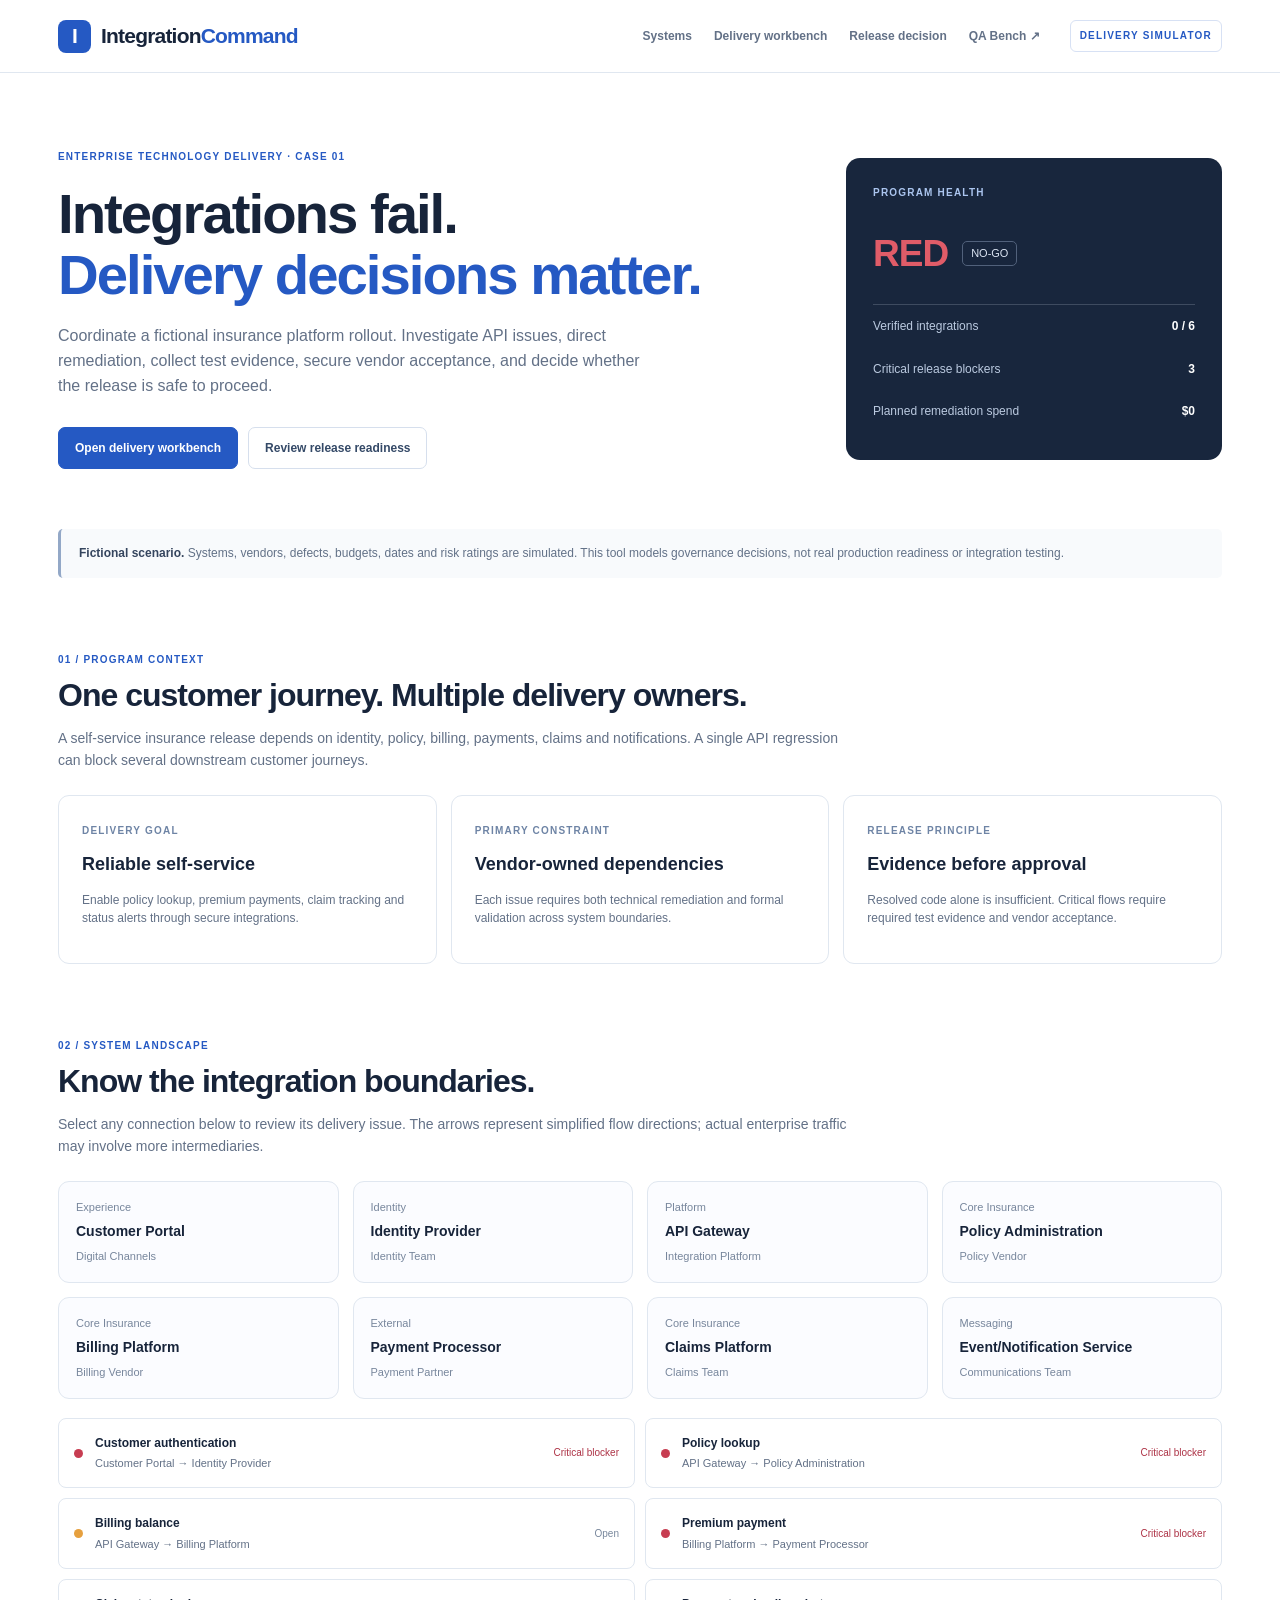
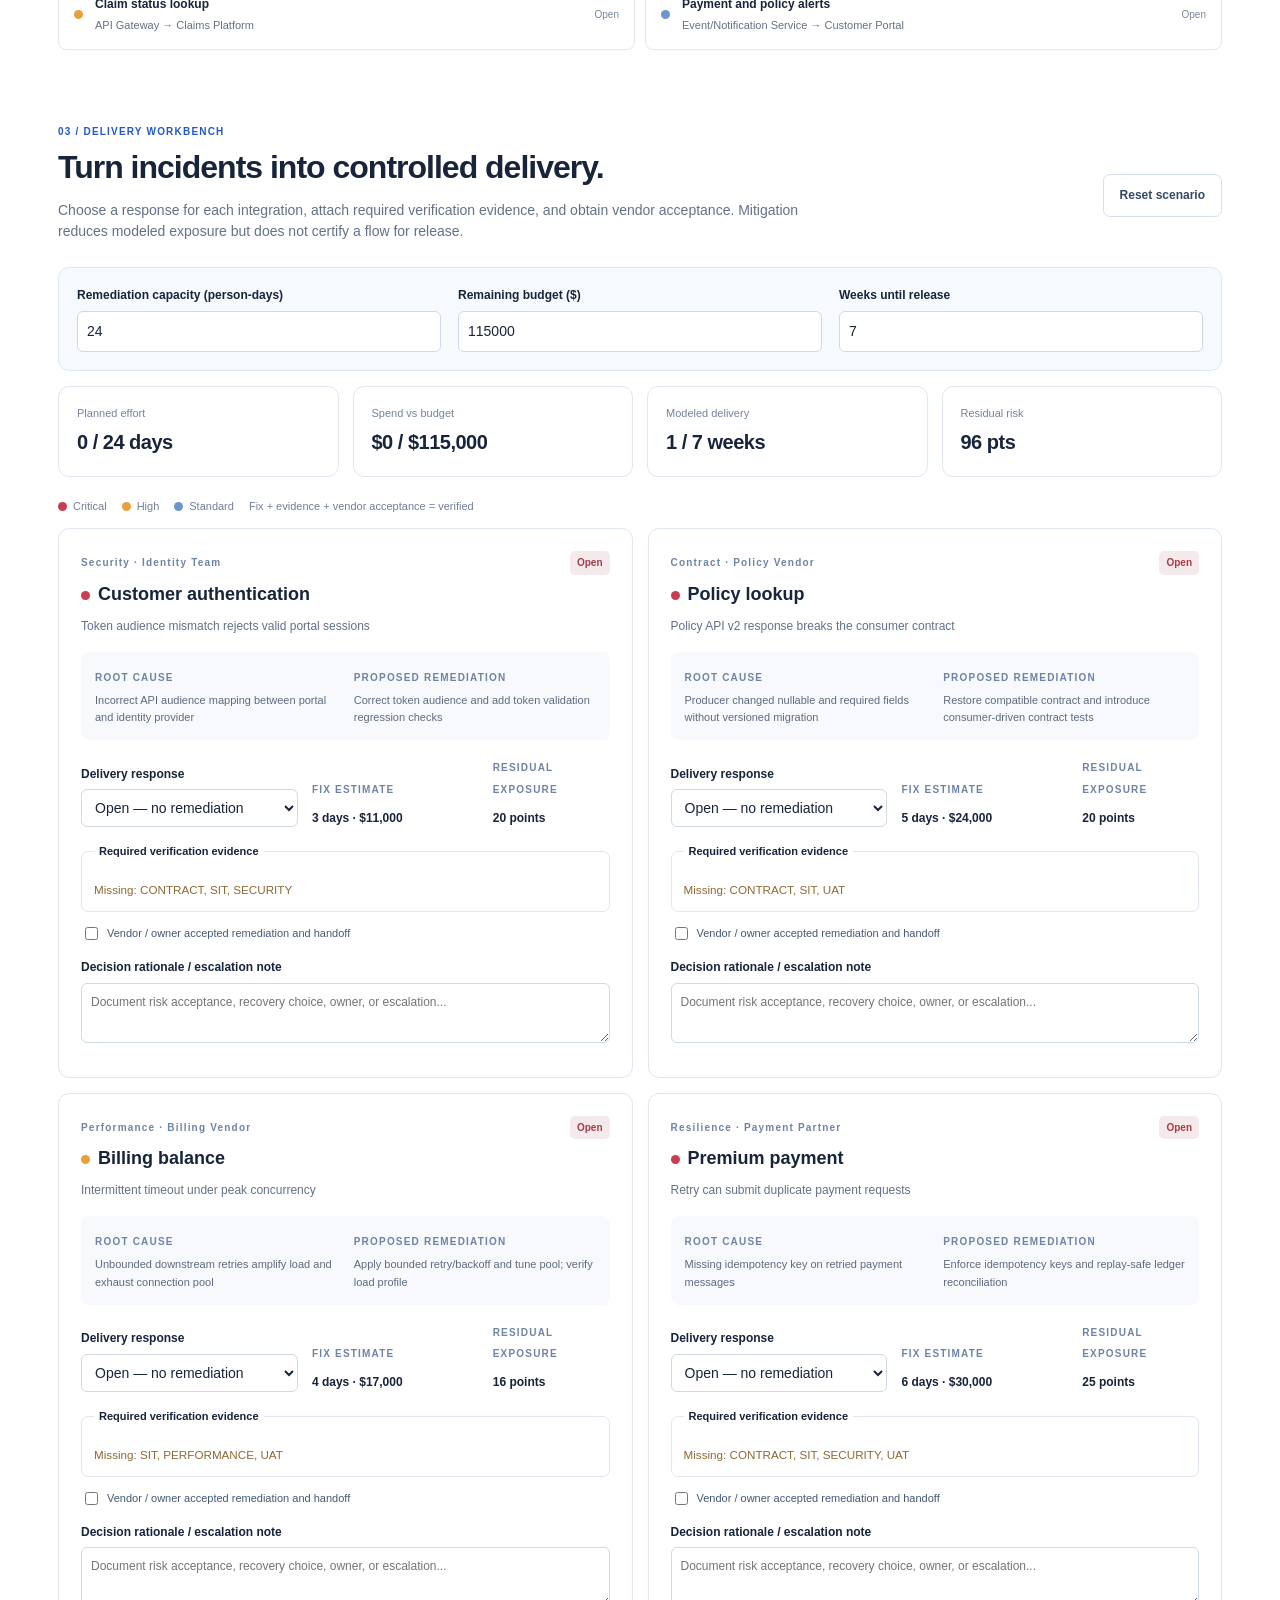
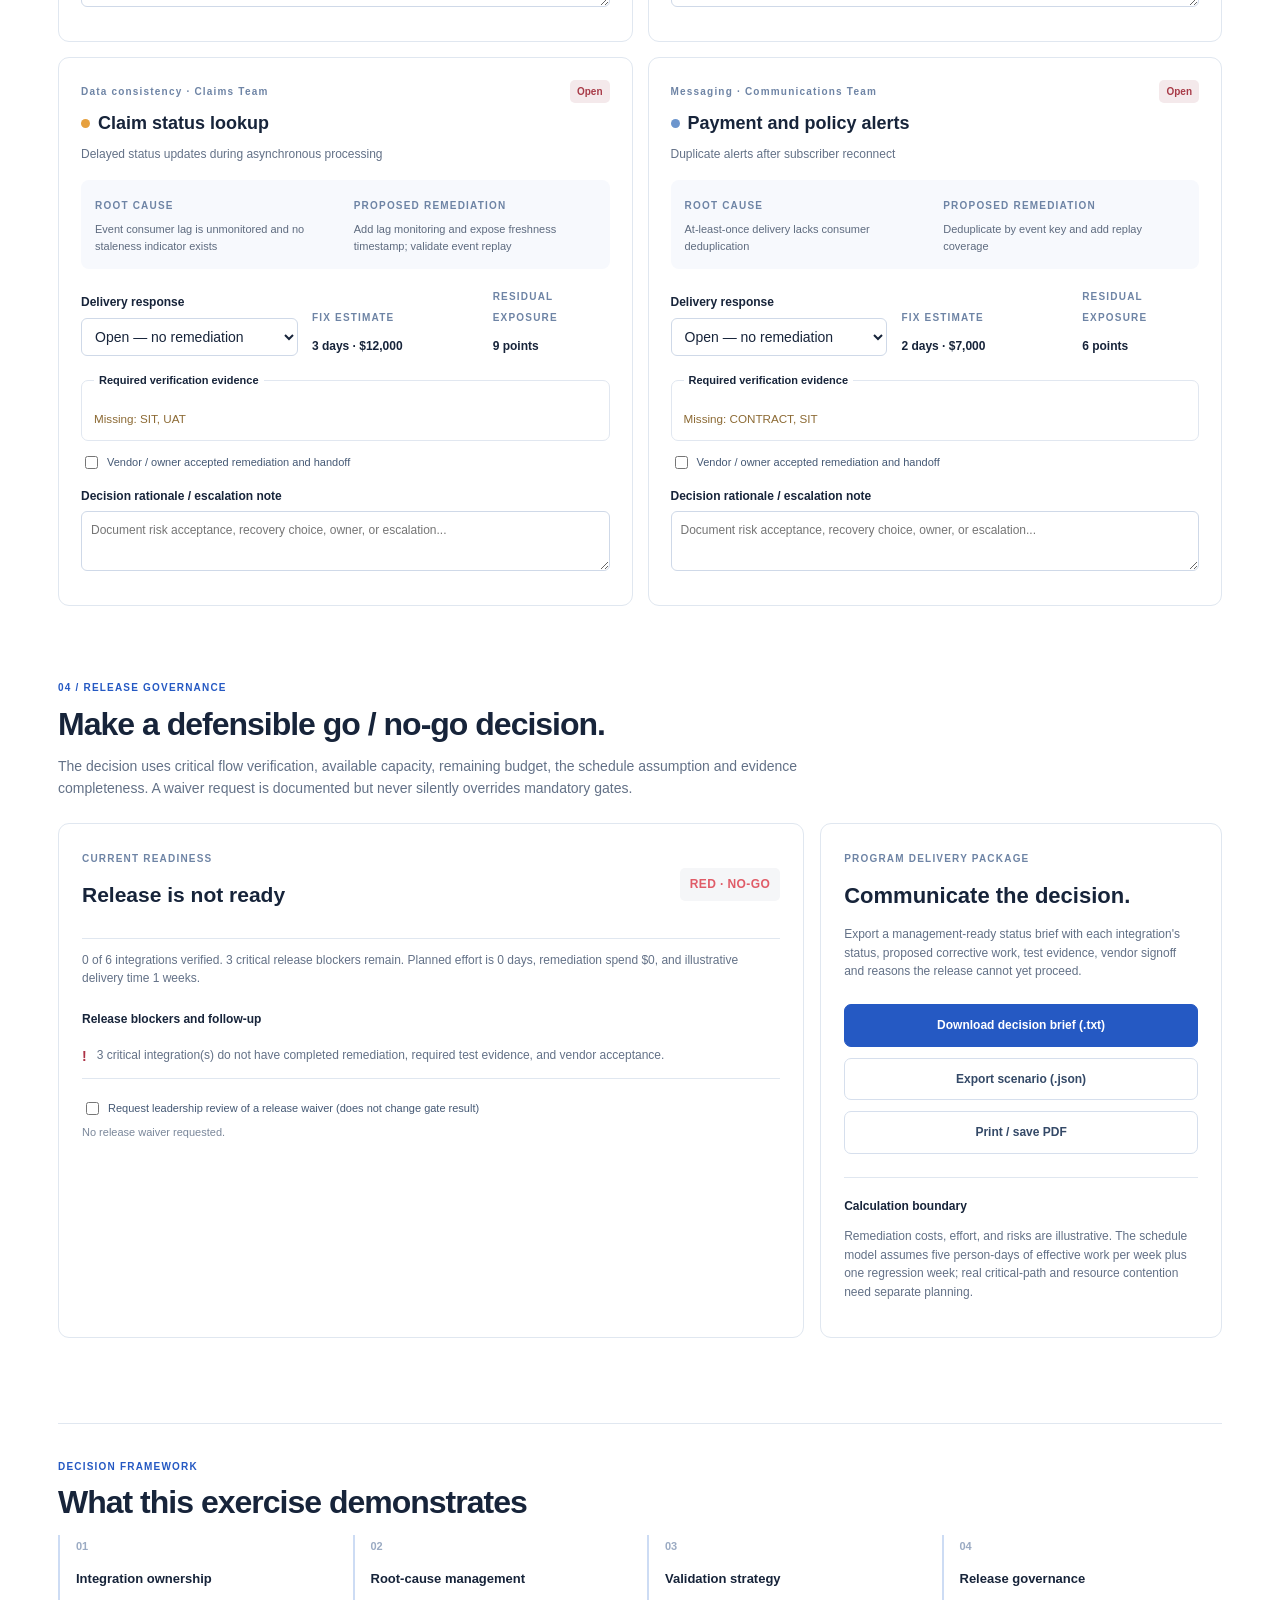
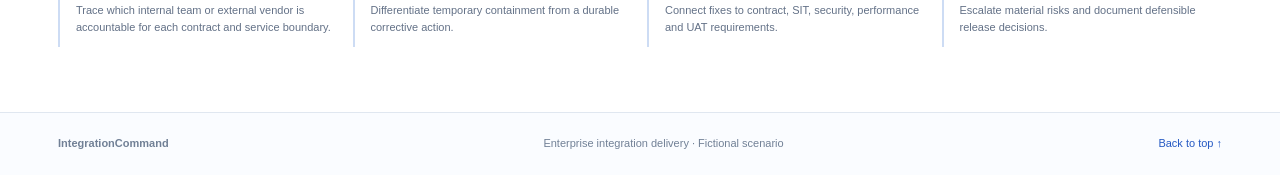
<file: IntegrationCommand/index.html>
<!doctype html><html lang="en"><head><meta charset="utf-8"><meta name="viewport" content="width=device-width,initial-scale=1"><meta name="description" content="IntegrationCommand: enterprise system integration, cross-vendor recovery and release readiness simulation."><title>IntegrationCommand | Enterprise Integration Delivery</title><link rel="stylesheet" href="styles.css"></head><body>
<header class="top"><div class="shell nav"><a class="brand" href="#top"><span class="mark">I</span>Integration<span>Command</span></a><nav><a href="#architecture">Systems</a><a href="#workbench">Delivery workbench</a><a href="#decision">Release decision</a><a href="/qa-bench.html" target="_blank" rel="noopener noreferrer">QA Bench ↗</a></nav><span class="tag">DELIVERY SIMULATOR</span></div></header>
<main class="shell" id="top"><section class="hero"><div><div class="eyebrow">ENTERPRISE TECHNOLOGY DELIVERY · CASE 01</div><h1>Integrations fail.<br><em>Delivery decisions matter.</em></h1><p>Coordinate a fictional insurance platform rollout. Investigate API issues, direct remediation, collect test evidence, secure vendor acceptance, and decide whether the release is safe to proceed.</p><div class="buttons"><a class="btn primary" href="#workbench">Open delivery workbench</a><a class="btn" href="#decision">Review release readiness</a></div></div><div class="hero-card"><div class="small">PROGRAM HEALTH</div><div class="hero-status"><strong id="heroRag">—</strong><span id="heroGo">—</span></div><div class="hero-stat"><span>Verified integrations</span><b id="heroVerified">—</b></div><div class="hero-stat"><span>Critical release blockers</span><b id="heroCritical">—</b></div><div class="hero-stat"><span>Planned remediation spend</span><b id="heroSpend">—</b></div></div></section>
<div class="disclaimer"><b>Fictional scenario.</b> Systems, vendors, defects, budgets, dates and risk ratings are simulated. This tool models governance decisions, not real production readiness or integration testing.</div>
<section class="section" id="context"><div class="eyebrow">01 / PROGRAM CONTEXT</div><h2>One customer journey. Multiple delivery owners.</h2><p class="intro">A self-service insurance release depends on identity, policy, billing, payments, claims and notifications. A single API regression can block several downstream customer journeys.</p><div class="three"><article class="panel"><span class="sub">DELIVERY GOAL</span><h3>Reliable self-service</h3><p>Enable policy lookup, premium payments, claim tracking and status alerts through secure integrations.</p></article><article class="panel"><span class="sub">PRIMARY CONSTRAINT</span><h3>Vendor-owned dependencies</h3><p>Each issue requires both technical remediation and formal validation across system boundaries.</p></article><article class="panel"><span class="sub">RELEASE PRINCIPLE</span><h3>Evidence before approval</h3><p>Resolved code alone is insufficient. Critical flows require required test evidence and vendor acceptance.</p></article></div></section>
<section class="section" id="architecture"><div class="eyebrow">02 / SYSTEM LANDSCAPE</div><h2>Know the integration boundaries.</h2><p class="intro">Select any connection below to review its delivery issue. The arrows represent simplified flow directions; actual enterprise traffic may involve more intermediaries.</p><div id="systems" class="system-grid"></div><div id="connections" class="connections"></div></section>
<section class="section" id="workbench"><div class="section-heading"><div><div class="eyebrow">03 / DELIVERY WORKBENCH</div><h2>Turn incidents into controlled delivery.</h2><p class="intro">Choose a response for each integration, attach required verification evidence, and obtain vendor acceptance. Mitigation reduces modeled exposure but does not certify a flow for release.</p></div><button class="btn" id="reset">Reset scenario</button></div><div class="controls"><div><label for="capacity">Remediation capacity (person-days)</label><input id="capacity" type="number" min="0" max="300" step="1" value="24"></div><div><label for="budget">Remaining budget ($)</label><input id="budget" type="number" min="0" max="1000000" step="1000" value="115000"></div><div><label for="window">Weeks until release</label><input id="window" type="number" min="0" max="52" step="1" value="7"></div></div><div class="metrics" id="metrics"></div><div class="legend"><span><i class="dot critical"></i>Critical</span><span><i class="dot high"></i>High</span><span><i class="dot standard"></i>Standard</span><span>Fix + evidence + vendor acceptance = verified</span></div><div id="issues" class="issues"></div></section>
<section class="section" id="decision"><div class="eyebrow">04 / RELEASE GOVERNANCE</div><h2>Make a defensible go / no-go decision.</h2><p class="intro">The decision uses critical flow verification, available capacity, remaining budget, the schedule assumption and evidence completeness. A waiver request is documented but never silently overrides mandatory gates.</p><div class="decision-grid"><article class="panel decision-panel"><div class="decision-head"><div><span class="sub">CURRENT READINESS</span><h3 id="decisionTitle">—</h3></div><span class="rag" id="decisionRag">—</span></div><p id="decisionSummary"></p><h4>Release blockers and follow-up</h4><div id="blockers"></div><label class="waiver"><input type="checkbox" id="waiver"> Request leadership review of a release waiver (does not change gate result)</label><div class="waiver-note" id="waiverNote"></div></article><aside class="panel export"><span class="sub">PROGRAM DELIVERY PACKAGE</span><h3>Communicate the decision.</h3><p>Export a management-ready status brief with each integration's status, proposed corrective work, test evidence, vendor signoff and reasons the release cannot yet proceed.</p><button class="btn primary full" id="brief">Download decision brief (.txt)</button><button class="btn full" id="json">Export scenario (.json)</button><button class="btn full" id="print">Print / save PDF</button><div class="footnote"><b>Calculation boundary</b><p>Remediation costs, effort, and risks are illustrative. The schedule model assumes five person-days of effective work per week plus one regression week; real critical-path and resource contention need separate planning.</p></div></aside></div></section>
<section class="method"><div class="eyebrow">DECISION FRAMEWORK</div><h2>What this exercise demonstrates</h2><div class="four"><div><b>01</b><h3>Integration ownership</h3><p>Trace which internal team or external vendor is accountable for each contract and service boundary.</p></div><div><b>02</b><h3>Root-cause management</h3><p>Differentiate temporary containment from a durable corrective action.</p></div><div><b>03</b><h3>Validation strategy</h3><p>Connect fixes to contract, SIT, security, performance and UAT requirements.</p></div><div><b>04</b><h3>Release governance</h3><p>Escalate material risks and document defensible release decisions.</p></div></div></section></main><footer><div class="shell footer"><b>IntegrationCommand</b><span>Enterprise integration delivery · Fictional scenario</span><a href="#top">Back to top ↑</a></div></footer><script type="module" src="app.mjs"></script></body></html>
</file>
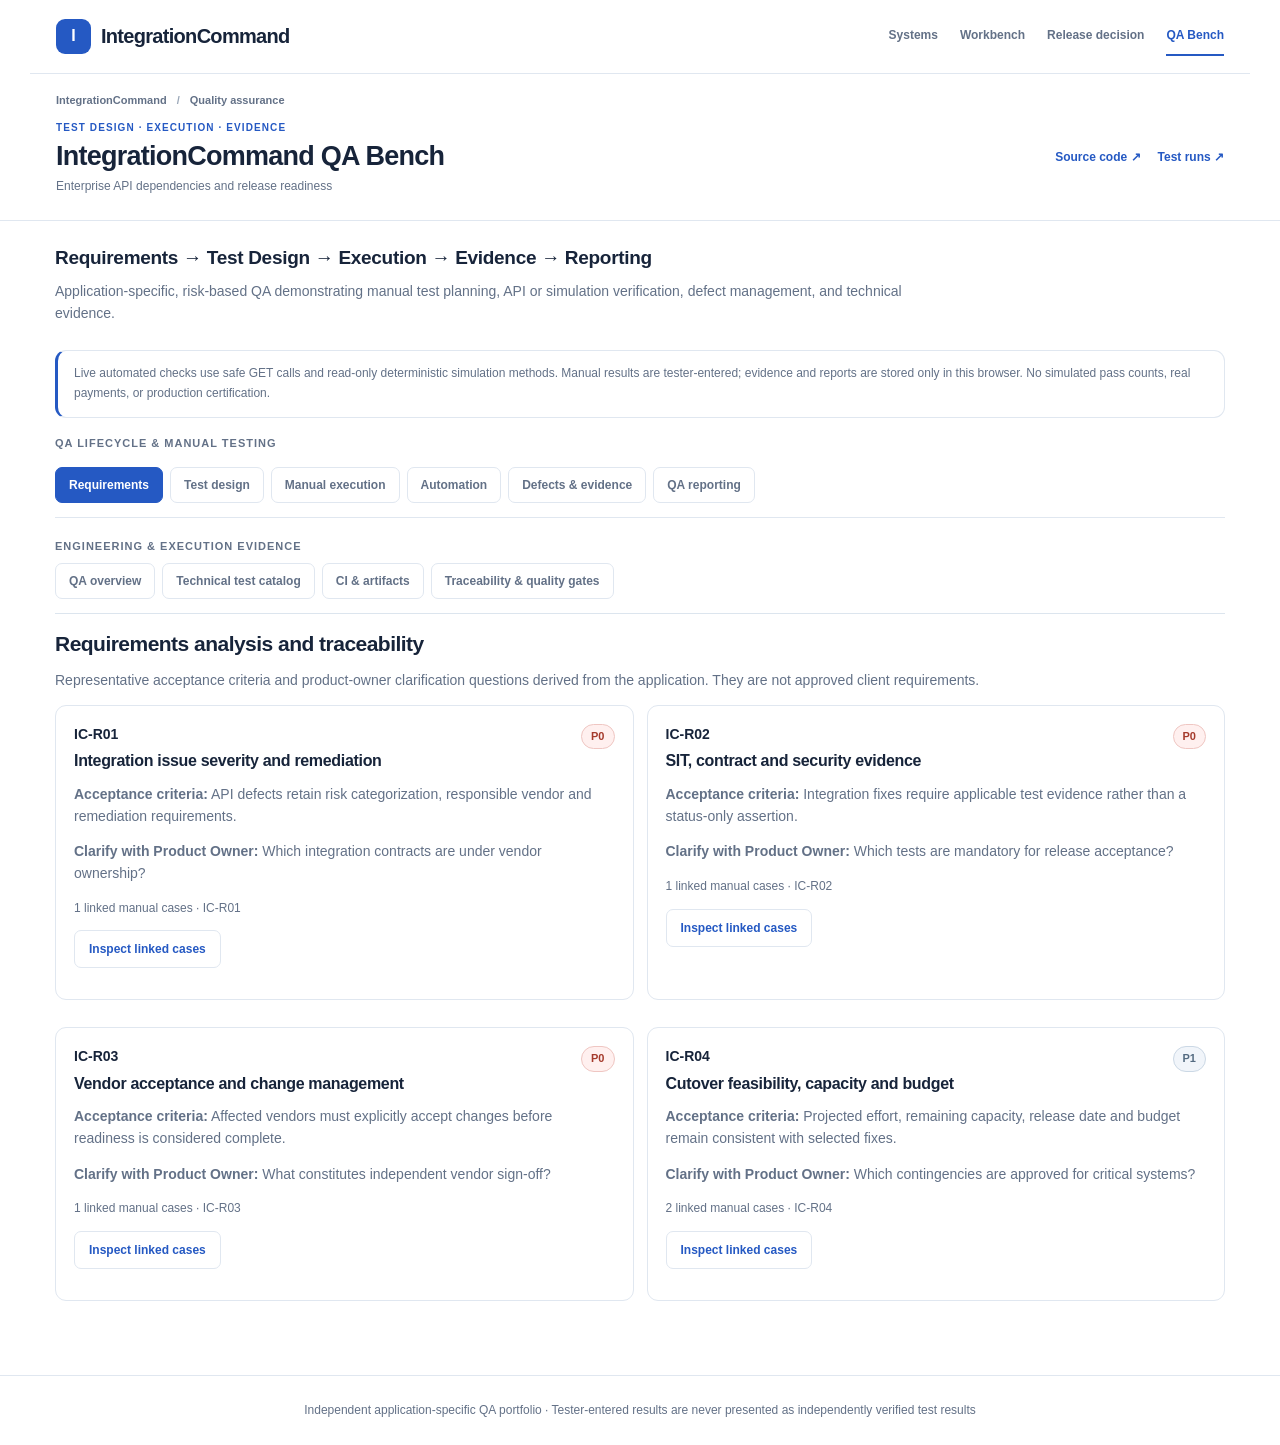
<file: IntegrationCommand/qa-bench.html>
<!doctype html>
<html lang="en"><head><meta charset="utf-8"><meta name="viewport" content="width=device-width,initial-scale=1"><meta name="robots" content="noindex"><title>IntegrationCommand | QA Engineering Workbench</title>
<style>
:root{color-scheme:light;--ink:#1b2938;--muted:#5c6f83;--line:#dce5ee;--blue:#215cac;--paper:#fff;--bg:#f5f8fc;--green:#147b5c;--red:#a82e3e;--amber:#a65d00}
*{box-sizing:border-box}body{margin:0;background:var(--bg);color:var(--ink);font:14px/1.55 system-ui,-apple-system,Segoe UI,sans-serif}a{color:var(--blue)}header{background:#10253d;color:white;padding:24px max(18px,calc((100vw - 1120px)/2))}header a{color:#cde5ff}header .crumb{font-size:12px;margin-bottom:10px}.wrap{max-width:1120px;margin:auto;padding:24px 18px 65px}h1{margin:0 0 5px;font-size:clamp(27px,4vw,38px);letter-spacing:-.045em}h2{font-size:21px;letter-spacing:-.025em;margin:0 0 9px}h3{font-size:16px;letter-spacing:-.02em;margin:0 0 10px}h4{font-size:14px;margin:7px 0}p{margin:5px 0 14px;color:var(--muted)}.sub{color:#c6d7ea}.small{font-size:12px}.panel{background:white;border:1px solid var(--line);border-radius:15px;padding:18px;margin-bottom:14px;min-width:0}.intro{padding:20px 0 8px}.intro p{max-width:850px}.note{border-left:3px solid #6f9ad7;background:#eff5fd;color:#426281;padding:13px 16px;border-radius:6px;margin-bottom:17px;font-size:12px;line-height:1.65}.tabs{display:flex;flex-wrap:wrap;gap:7px;border-bottom:1px solid var(--line);padding:0 0 14px;margin:15px 0 20px}.tabs button{border:1px solid #d5e0eb;background:#edf3fa;padding:10px 13px;border-radius:9px;font-weight:700;color:#3a5573;cursor:pointer;font-size:12px}.tabs button[aria-selected="true"]{background:#2059a5;color:#fff;border-color:#2059a5}.grid{display:grid;grid-template-columns:repeat(2,minmax(0,1fr));gap:13px}.row{display:flex;gap:14px;align-items:flex-start;justify-content:space-between}.row>*{min-width:0}.actions{display:flex;gap:9px;flex-wrap:wrap;margin:13px 0}.btn{background:#215cac;border:1px solid #215cac;color:#fff;border-radius:9px;padding:10px 14px;font-size:12px;font-weight:700;cursor:pointer;min-height:38px}.btn.alt{background:#fff;color:#215cac}.btn:disabled{opacity:.6;cursor:default}.tag{border:1px solid #cbd8e5;border-radius:30px;padding:3px 9px;font-size:11px;font-weight:800;color:#546b81;background:#f1f5fa;display:inline-block}.tag.p0,.tag.failed{background:#fff0ef;color:#a53a2c;border-color:#efc6c2}.tag.passed{background:#ebf7f0;color:#16734b;border-color:#bee3cc}.tag.blocked{background:#fff3e2;color:#a36813;border-color:#ecd4b0}.fine{font-size:12px;color:var(--muted)}.line{padding:13px 0;border-bottom:1px solid var(--line)}.line:last-child{border:0}.line p{font-size:13px;line-height:1.65}.cardlinks{display:flex;gap:14px;flex-wrap:wrap;font-size:12px;font-weight:650}.cardlinks a{white-space:normal}.metrics{display:grid;grid-template-columns:repeat(5,minmax(0,1fr));gap:10px;margin-bottom:18px}.metric{background:#fff;border:1px solid var(--line);border-radius:11px;padding:12px}.metric strong{display:block;font-size:28px}.metric span{font-size:11px;color:var(--muted)}label{display:block;font-size:12px;font-weight:750;margin:11px 0}input,select,textarea{font:inherit;width:100%;border:1px solid #c5d4e5;border-radius:8px;padding:10px;background:white;color:var(--ink);margin:5px 0 0}input[type=file]{font-size:12px}textarea{resize:vertical}pre{background:#111f34;color:#d8ebf9;border-radius:9px;overflow:auto;padding:14px;font-size:11px;line-height:1.65;white-space:pre-wrap;overflow-wrap:anywhere}.teststep{white-space:pre-line;color:#354e68;line-height:1.7;font-size:13px}.status{font-weight:750}.status.passed{color:var(--green)}.status.failed{color:var(--red)}.status.blocked{color:var(--amber)}.state{font-weight:650;margin-left:6px}.two{display:grid;grid-template-columns:1.15fr .85fr;gap:14px}table{width:100%;border-collapse:collapse;font-size:12px}td,th{border-bottom:1px solid var(--line);text-align:left;padding:10px;vertical-align:top}th{background:#f5f8fc;color:#4d667c}.tablewrap{overflow:auto;max-width:100%}#notice:not(:empty){padding:11px 14px;margin:14px 0;background:#e9f5ed;border:1px solid #c0dfc8;border-radius:9px;color:#24563d}footer{padding:25px;border-top:1px solid var(--line);text-align:center;font-size:12px;color:var(--muted)}button:focus-visible,input:focus-visible,a:focus-visible,select:focus-visible,textarea:focus-visible{outline:3px solid #77a5dc;outline-offset:2px}
@media(max-width:780px){.two,.grid{grid-template-columns:1fr}.metrics{grid-template-columns:repeat(3,minmax(0,1fr))}}
@media(max-width:520px){.tabs{display:grid;grid-template-columns:repeat(2,minmax(0,1fr))}.tabs button{padding:10px 6px}.wrap{padding:16px 12px 45px}.panel{padding:14px}.metrics{grid-template-columns:repeat(2,minmax(0,1fr))}.row{display:block}h1{font-size:27px}}
/* Executable evidence extension, additive to all six original QA Bench sections */
.qa-tab-group{margin:14px 0 2px}.qa-tab-heading{font-size:11px;color:#5b7090;font-weight:800;letter-spacing:.12em;text-transform:uppercase;margin:12px 0 8px}
.qa-tab-group .tabs{margin:0 0 14px;border-bottom:1px solid #dce5ee}.qa-tab-group .tabs button{border-color:#cfdfef}
.qa-tab-group .tabs button[aria-selected=true]{background:#174c89;color:#fff}
.tech-workbench{max-width:100%;overflow-wrap:anywhere}
.tech-workbench>.tech-hero{display:flex;align-items:center;justify-content:space-between;gap:20px;padding:22px;border:1px solid #dce5ee;background:linear-gradient(118deg,#f5f9ff,#edf5fc);border-radius:16px;margin-bottom:16px}
.tech-kicker{font-size:10px;font-weight:800;color:#376ab2;letter-spacing:.12em}
.tech-hero h2{font-size:clamp(23px,3.3vw,30px);margin:6px 0 7px;line-height:1.17;letter-spacing:-.04em}
.tech-hero p{max-width:680px;margin:0;color:#536980;font-size:13px}
.tech-stats{display:grid;grid-template-columns:repeat(4,minmax(0,1fr));gap:10px;margin:15px 0}
.tech-stat{border:1px solid #dce6f0;background:#fff;border-radius:13px;padding:14px;min-width:0}
.tech-stat strong{display:block;font-size:27px;letter-spacing:-.06em;line-height:1.3;color:#234e80}
.tech-stat span,.tech-stat small{display:block}.tech-stat span{font-size:12px;font-weight:700}.tech-stat small{font-size:10px;color:#6f8194;line-height:1.5;margin-top:5px}
.tech-layout{display:grid;grid-template-columns:1.25fr .75fr;gap:12px}
.tech-cat-grid{display:grid;grid-template-columns:repeat(2,minmax(0,1fr));gap:8px}
.tech-cat{border:1px solid #d9e4ee;border-radius:10px;background:#f8fbfe;padding:10px;display:flex;align-items:center;gap:11px;text-align:left;color:#264663;cursor:pointer;min-width:0}
.tech-cat strong{font-size:18px;color:#295b94;min-width:24px}.tech-cat span{font-size:11px;font-weight:600}
.tech-evidence-line{display:flex;justify-content:space-between;align-items:center;gap:10px;border-bottom:1px solid #edf1f5;padding:12px 0}
.tech-evidence-line>div{min-width:0}.tech-evidence-line strong,.tech-evidence-line small{display:block}.tech-evidence-line strong{font-size:12px}.tech-evidence-line small{font-size:11px;color:#6f7e90}
.tech-walkthrough{display:grid;grid-template-columns:repeat(4,minmax(0,1fr));gap:12px}
.tech-walkthrough>div{background:#f7faff;border-radius:10px;padding:12px;border:1px solid #e7edf6}.tech-walkthrough strong{font-size:12px}.tech-walkthrough p{font-size:11px;margin:7px 0 0}
.tech-controls{display:flex;align-items:end;gap:16px;justify-content:space-between;margin:14px 0 18px}
.tech-controls label{flex:1;max-width:350px}
.tech-source-list{display:grid;grid-template-columns:1fr;gap:10px}
.tech-source{margin:0!important;padding:0!important;overflow:hidden}
.tech-source summary{display:flex;justify-content:space-between;gap:10px;align-items:center;cursor:pointer;padding:13px 16px;list-style-position:inside}
.tech-source summary::marker{color:#6789b7}
.tech-source-title{font-size:13px;line-height:1.45;min-width:0}.tech-source-title strong{color:#215cac;margin-right:6px}
.tech-source-body{padding:4px 16px 16px;border-top:1px solid #edf1f7}
.tech-tags{display:flex;flex-wrap:wrap;gap:7px;margin-top:11px}.tech-tags>span{border-radius:6px;background:#f1f5f9;color:#456078;padding:4px 8px;font-size:10px}
.tech-source pre{font-size:11px;line-height:1.6;margin:8px 0 10px;white-space:pre-wrap;word-break:break-word}
.tech-ci-header{display:flex;align-items:center;justify-content:space-between;gap:12px;margin-bottom:14px}
.tech-gate-metrics{display:flex;flex-wrap:wrap;gap:7px;margin:12px 0}.tech-gate-metrics>span{font-size:11px;padding:6px 8px;border-radius:8px;background:#f2f6fa;color:#3c5874}
.tech-workbench details[open]{box-shadow:0 6px 20px rgba(20,55,97,.06)}
@media(max-width:780px){.tech-layout{grid-template-columns:1fr}.tech-walkthrough{grid-template-columns:repeat(2,minmax(0,1fr))}.tech-stats{grid-template-columns:repeat(2,minmax(0,1fr))}}
@media(max-width:540px){.qa-tab-group .tabs{display:flex;flex-wrap:nowrap;overflow-x:auto;overscroll-behavior-x:contain;scroll-snap-type:x proximity;padding-bottom:9px}.qa-tab-group .tabs button{flex:0 0 auto;scroll-snap-align:start}.tech-hero{display:block!important;padding:15px!important}.tech-hero .btn{margin-top:12px}.tech-cat-grid{grid-template-columns:1fr}.tech-walkthrough{grid-template-columns:1fr}.tech-ci-header{align-items:flex-start;flex-direction:column}.tech-source summary{flex-direction:column;align-items:flex-start}.tech-stats{gap:8px}.tech-stat{padding:11px}}


/* QA Bench themed to IntegrationCommand; existing test logic and content unchanged */
:root{--ink:#17243a;--muted:#637187;--line:#e0e7f0;--blue:#2559c3;--bg:#fff;--paper:#fff;--qa-radius:11px}
html,body{min-height:100%;overflow-x:clip}
body{margin:0!important;background:#fff!important;color:#17243a!important;font:14px/1.55 -apple-system,BlinkMacSystemFont,"Segoe UI",Arial,sans-serif!important}
a{color:#2559c3}
.qa-site-header{background:#fff!important;color:#17243a!important;padding:0!important;border-bottom:1px solid #e0e7f0}
.qa-site-bar{max-width:1220px;margin:0 auto;min-height:73px;padding:12px 26px;display:flex;align-items:center;justify-content:space-between;gap:20px}
.qa-site-brand{display:flex;align-items:center;gap:10px;color:#17243a!important;text-decoration:none!important;white-space:nowrap;min-width:0}
.qa-wordmark{font-size:20px;font-weight:800;letter-spacing:-.7px}
.qa-brand-mark{display:grid;place-items:center;width:35px;height:35px;border-radius:9px;background:#2559c3;color:#fff;font-size:16px;font-weight:900;flex:0 0 35px}
.qa-site-menu{display:flex;align-items:center;gap:22px;flex-wrap:wrap;color:#637187;font-size:12px;font-weight:700}
.qa-site-menu a{color:inherit;text-decoration:none;padding:9px 0;border-bottom:2px solid transparent;white-space:nowrap}
.qa-site-menu a:hover,.qa-site-menu a[aria-current=page]{color:#2559c3}
.qa-site-menu a[aria-current=page]{border-color:#2559c3}
.qa-section-head{max-width:1220px;margin:auto;padding:18px 26px 24px;border-top:1px solid #e0e7f0}
.qa-breadcrumb{font-size:11px;color:#637187;font-weight:600;margin-bottom:11px}
.qa-breadcrumb span{padding:0 7px;color:#9aa7b8}
.qa-headings{display:flex;align-items:center;justify-content:space-between;gap:20px}
.qa-headings h1{font-size:27px!important;font-weight:780;letter-spacing:-.75px;line-height:1.2;margin:4px 0 5px;color:#17243a}
.qa-eyebrow{color:#2559c3;font-size:10px;font-weight:800;letter-spacing:1.1px}
.qa-headings .sub{color:#637187;font-size:12px}
.qa-source-links{display:flex;gap:17px;flex-wrap:wrap;font-size:12px;font-weight:650}
.qa-source-links a{white-space:nowrap;text-decoration:none}
.qa-site-notice{font-size:10px;letter-spacing:.5px;font-weight:750;text-align:center;padding:6px 12px;background:#162d53;color:#eef3fb}
.qa-site-notice span{color:#bacce3;font-weight:400}
.wrap{max-width:1220px;padding:22px 25px 60px}
.intro{padding:0 0 12px}.intro h2{font-size:19px;letter-spacing:-.3px}
.panel,.metric,.tech-stat{border-color:#e0e7f0!important;border-radius:11px!important;box-shadow:none!important;background:#fff!important}
.note{background:#fff!important;border:1px solid #e0e7f0!important;border-left:3px solid #2559c3!important;color:#637187!important;border-radius:11px!important}
.tech-workbench>.tech-hero{background:#fff!important;border:1px solid #e0e7f0!important;border-radius:11px!important;box-shadow:none!important;padding:17px 20px!important}
.tech-hero h2{font-size:23px!important;letter-spacing:-.55px!important;line-height:1.25}
.tech-kicker,.qa-tab-heading{color:#637187!important;letter-spacing:1px}
.tech-stat strong,.tech-cat strong{color:#17243a!important}
.tech-cat,.tech-walkthrough>div{background:#fff!important;border:1px solid #e0e7f0!important;border-radius:11px!important}
.tech-tags>span,.tech-gate-metrics>span{background:#fff!important;color:#637187!important}
.tabs button{background:#fff!important;color:#637187!important;border-color:#e0e7f0!important;border-radius:7px!important}
.tabs button[aria-selected=true]{background:#2559c3!important;color:#fff!important;border-color:#2559c3!important}
.btn{background:#2559c3!important;border-color:#2559c3!important;border-radius:7px!important}
.btn.alt{background:#fff!important;color:#2559c3!important;border-color:#e0e7f0!important}
input,select,textarea{border-color:#e0e7f0!important;border-radius:7px!important}
table th{background:#fff!important;color:#637187!important}
table td,table th{border-color:#e0e7f0!important}
.tech-source pre{background:#1b2737;color:#eaf2fc}
footer{border-color:#e0e7f0}
@media(max-width:800px){.qa-site-bar{flex-wrap:wrap;gap:8px;padding:12px 16px}.qa-site-brand{flex:1 1 auto}.qa-site-menu{width:100%;flex-wrap:nowrap;gap:17px;overflow-x:auto;font-size:11px}.qa-section-head{padding:15px 17px}.qa-headings{flex-direction:column;align-items:flex-start;gap:10px}.wrap{padding:18px 14px 55px}.tech-hero h2{font-size:20px!important}}
@media(max-width:480px){.qa-wordmark{font-size:17px}.qa-site-bar{min-height:60px}.qa-headings h1{font-size:23px!important}.qa-section-head{padding:14px}.qa-site-notice span{display:block}}


/* Final site-matched mobile navigation and link contrast adjustments */
.qa-site-header .qa-source-links a{color:var(--blue)!important}
.qa-site-header .qa-source-links a:hover{text-decoration:underline}
@media(max-width:540px){
  .qa-tab-group .tabs{display:grid!important;grid-template-columns:repeat(2,minmax(0,1fr))!important;gap:7px!important;overflow:visible!important;scroll-snap-type:none!important}
  .qa-tab-group .tabs button{flex:initial!important;min-width:0!important;white-space:normal!important;line-height:1.25!important;min-height:42px!important;padding:8px 7px!important;text-align:center!important}
}
</style></head><body><header class="qa-site-header"><div class="qa-site-bar"><a id="app-link" class="qa-site-brand" href="/"><span class="qa-brand-mark">I</span><span class="qa-wordmark">IntegrationCommand</span></a><nav class="qa-site-menu" aria-label="IntegrationCommand navigation"><a href="/#architecture">Systems</a><a href="/#workbench">Workbench</a><a href="/#decision">Release decision</a><a href="/qa-bench.html" aria-current="page">QA Bench</a></nav></div><div class="qa-section-head"><div class="qa-breadcrumb">IntegrationCommand <span>/</span> Quality assurance</div><div class="qa-headings"><div><div class="qa-eyebrow">TEST DESIGN · EXECUTION · EVIDENCE</div><h1 id="project-title">IntegrationCommand QA Bench</h1><div id="project-sub" class="sub"></div></div><div class="qa-source-links"><a id="source-link" href="#" target="_blank" rel="noopener noreferrer">Source code ↗</a><a id="ci-link" href="#" target="_blank" rel="noopener noreferrer">Test runs ↗</a></div></div></div></header>
<main class="wrap"><div class="intro"><h2>Requirements → Test Design → Execution → Evidence → Reporting</h2><p>Application-specific, risk-based QA demonstrating manual test planning, API or simulation verification, defect management, and technical evidence.</p></div><div class="note">Live automated checks use safe GET calls and read-only deterministic simulation methods. Manual results are tester-entered; evidence and reports are stored only in this browser. No simulated pass counts, real payments, or production certification.</div><div class="qa-tab-heading">QA lifecycle & manual testing</div><div class="tabs" role="tablist" aria-label="QA lifecycle sections"><button data-tab="requirements" aria-selected="true">Requirements</button><button data-tab="cases" aria-selected="false">Test design</button><button data-tab="manual" aria-selected="false">Manual execution</button><button data-tab="automation" aria-selected="false">Automation</button><button data-tab="defects" aria-selected="false">Defects & evidence</button><button data-tab="report" aria-selected="false">QA reporting</button></div><div class="qa-tab-group"><div class="qa-tab-heading">Engineering & execution evidence</div><div class="tabs qa-eng-tabs" role="tablist" aria-label="Engineering evidence sections"><button data-tab="engineering" aria-selected="false">QA overview</button><button data-tab="catalog" aria-selected="false">Technical test catalog</button><button data-tab="ci" aria-selected="false">CI & artifacts</button><button data-tab="gates" aria-selected="false">Traceability & quality gates</button></div></div><div id="notice" role="status" aria-live="polite"></div><div id="app"></div></main><footer>Independent application-specific QA portfolio · Tester-entered results are never presented as independently verified test results</footer>
<script id="qa-config" type="application/json">{"name":"IntegrationCommand","slug":"integrationcommand","domain":"Enterprise API dependencies and release readiness","url":"https://integrationcommand-1.onrender.com/","repository":"IntegrationCommand","sourceUrl":"https://github.com/sachintechpro/IntegrationCommand","sourceTestsUrl":"https://github.com/sachintechpro/IntegrationCommand/tree/main/IntegrationCommand/tests","ciUrl":"https://github.com/sachintechpro/IntegrationCommand/actions","requirements":[{"id":"IC-R01","title":"Integration issue severity and remediation","risk":"P0","acceptance":"API defects retain risk categorization, responsible vendor and remediation requirements.","clarify":"Which integration contracts are under vendor ownership?"},{"id":"IC-R02","title":"SIT, contract and security evidence","risk":"P0","acceptance":"Integration fixes require applicable test evidence rather than a status-only assertion.","clarify":"Which tests are mandatory for release acceptance?"},{"id":"IC-R03","title":"Vendor acceptance and change management","risk":"P0","acceptance":"Affected vendors must explicitly accept changes before readiness is considered complete.","clarify":"What constitutes independent vendor sign-off?"},{"id":"IC-R04","title":"Cutover feasibility, capacity and budget","risk":"P1","acceptance":"Projected effort, remaining capacity, release date and budget remain consistent with selected fixes.","clarify":"Which contingencies are approved for critical systems?"}],"cases":[{"id":"IC-T01","req":"IC-R01","title":"API token-audience mismatch risk","level":"Security / SIT","priority":"P0","pre":"Load baseline integration risks.","steps":"1. Open customer authentication integration.\n2. Review source/target, root cause and severity.\n3. Apply remediation and inspect residual risk.","expected":"Risk scoring and ownership reflect IAM token contract failure."},{"id":"IC-T02","req":"IC-R02","title":"Missing SIT evidence blocks verification","level":"Negative / release gate","priority":"P0","pre":"Integration fix selected.","steps":"1. Mark remediation action completed.\n2. Leave SIT/contract evidence absent.\n3. Inspect verification and release readiness.","expected":"An action alone cannot count as complete independent verification."},{"id":"IC-T03","req":"IC-R03","title":"Vendor acceptance required for critical flow","level":"E2E / governance","priority":"P0","pre":"Critical vendor integration selected.","steps":"1. Provide applicable test evidence.\n2. Leave vendor acceptance unchecked.\n3. Review assessment.\n4. Record acceptance and reassess.","expected":"Vendor acceptance gap remains visible until actual acceptance."},{"id":"IC-T04","req":"IC-R04","title":"Capacity constraint blocks unrealistic plan","level":"Boundary / effort","priority":"P1","pre":"Baseline capacity exists.","steps":"1. Select multiple remediation actions.\n2. Reduce available capacity.\n3. Check effort, projected weeks and blockers.","expected":"Resource overcommitment is flagged accurately."},{"id":"IC-T05","req":"IC-R04","title":"Release waiver does not override unresolved tests","level":"Negative / UAT","priority":"P0","pre":"Open blocker exists.","steps":"1. Request release waiver.\n2. Inspect release decision and blocker list.\n3. Compare with fully evidenced flow.","expected":"Waiver is informational; unverified critical gates remain protected."}],"automatic":[{"id":"IC-A01","title":"Live integration dashboard responds","kind":"http","path":"/","expectStatus":200,"contains":"IntegrationCommand","level":"Production smoke"},{"id":"IC-A02","title":"Integration engine source loads","kind":"http","path":"/engine.mjs","expectStatus":200,"contains":"export","level":"Asset integration"},{"id":"IC-A03","title":"Baseline release assessment is generated","kind":"esm","module":"./engine.mjs","fn":"evaluate","expectKey":"assessment","expectType":"string","level":"Release controls"},{"id":"IC-A04","title":"Unverified integrations counted","kind":"esm","module":"./engine.mjs","fn":"evaluate","expectKey":"unverifiedCount","expectType":"number","level":"SIT evidence"},{"id":"IC-A05","title":"Capacity gap calculated","kind":"esm","module":"./engine.mjs","fn":"evaluate","expectKey":"capacityRemaining","expectType":"number","level":"Risk-based calculations"}],"caveats":"IntegrationCommand is a portfolio simulation using fictional data. Live checks are safe and read-only; manual verdicts require actual execution and evidence.","technicalCases":[{"title":"baseline is red no-go, all six issues unverified","file":"IntegrationCommand/tests/engine.test.mjs","line":5,"excerpt":"assert.equal(x.assessment,'RED');assert.equal(x.release,'NO-GO');assert.equal(x.verifiedCount,0);assert.equal(x.items.length,6);});","category":"SIT / integration","framework":"Node.js test runner","sourceKind":"Test function","id":"SRC-001"},{"title":"critical issues are not cleared merely by selecting fix","file":"IntegrationCommand/tests/engine.test.mjs","line":6,"excerpt":"assert.equal(x.items.find(f=>f.id==='login').verified,false);assert.ok(x.criticalBlocked.includes('login'));});","category":"SIT / integration","framework":"Node.js test runner","sourceKind":"Test function","id":"SRC-002"},{"title":"fix requires required evidence and vendor acceptance","file":"IntegrationCommand/tests/engine.test.mjs","line":7,"excerpt":"assert.equal(evaluate(s).release,'NO-GO');s.evidence.payment=[...FLOWS.find(f=>f.id==='payment').tests];s.vendorAccepted.payment=false;assert.equal(evaluate(s).release,'NO-GO');s.vendorAccepted.payment=true;assert.equal(evaluate(s).release,'GO');});","category":"SIT / integration","framework":"Node.js test runner","sourceKind":"Test function","id":"SRC-003"},{"title":"all resolved scenario fits baseline budget, effort and time","file":"IntegrationCommand/tests/engine.test.mjs","line":8,"excerpt":"assert.equal(x.assessment,'GREEN');assert.equal(x.release,'GO');assert.equal(x.verifiedCount,6);assert.ok(x.effort\u003c=BASELINE.teamCapacityDays);assert.ok(x.cost\u003c=BASELINE.budgetRemaining);assert.ok(x.projectedWeeks\u003c=BASELINE.remainingWeeks);});","category":"SIT / integration","framework":"Node.js test runner","sourceKind":"Test function","id":"SRC-004"},{"title":"a temporary mitigation never counts as verified","file":"IntegrationCommand/tests/engine.test.mjs","line":9,"excerpt":"assert.equal(x.items.find(f=>f.id==='login').verified,false);assert.equal(x.release,'NO-GO');});","category":"SIT / integration","framework":"Node.js test runner","sourceKind":"Test function","id":"SRC-005"},{"title":"budget overrun blocks otherwise verified release","file":"IntegrationCommand/tests/engine.test.mjs","line":10,"excerpt":"assert.equal(x.release,'NO-GO');assert.equal(x.assessment,'RED');assert.ok(x.blockers.some(v=>v.includes('budget')));});","category":"Security / RBAC","framework":"Node.js test runner","sourceKind":"Test function","id":"SRC-006"},{"title":"capacity overrun blocks otherwise verified release","file":"IntegrationCommand/tests/engine.test.mjs","line":11,"excerpt":"assert.equal(evaluate(s).release,'NO-GO');});","category":"Security / RBAC","framework":"Node.js test runner","sourceKind":"Test function","id":"SRC-007"},{"title":"schedule window must allow modeled remediation and regression","file":"IntegrationCommand/tests/engine.test.mjs","line":12,"excerpt":"assert.equal(evaluate(s).release,'NO-GO');});","category":"SIT / integration","framework":"Node.js test runner","sourceKind":"Test function","id":"SRC-008"},{"title":"waiver never bypasses missing critical evidence","file":"IntegrationCommand/tests/engine.test.mjs","line":13,"excerpt":"assert.equal(x.release,'NO-GO');assert.equal(x.waiverRequested,true);});","category":"SIT / integration","framework":"Node.js test runner","sourceKind":"Test function","id":"SRC-009"},{"title":"missing optional integration creates amber but no go","file":"IntegrationCommand/tests/engine.test.mjs","line":14,"excerpt":"assert.equal(x.assessment,'AMBER');assert.equal(x.release,'NO-GO');});","category":"SIT / integration","framework":"Node.js test runner","sourceKind":"Test function","id":"SRC-010"},{"title":"rationales persist in evaluation output","file":"IntegrationCommand/tests/engine.test.mjs","line":15,"excerpt":"assert.equal(evaluate(s).items.find(f=>f.id==='login').rationale,s.rationales.login);});","category":"SIT / integration","framework":"Node.js test runner","sourceKind":"Test function","id":"SRC-011"},{"title":"model is pure and does not modify input","file":"IntegrationCommand/tests/engine.test.mjs","line":16,"excerpt":"assert.equal(JSON.stringify(s),snapshot);});","category":"SIT / integration","framework":"Node.js test runner","sourceKind":"Test function","id":"SRC-012"},{"title":"invalid action rejected","file":"IntegrationCommand/tests/engine.test.mjs","line":17,"excerpt":"assert.throws(()=>evaluate(s));});","category":"SIT / integration","framework":"Node.js test runner","sourceKind":"Test function","id":"SRC-013"},{"title":"unknown evidence rejected","file":"IntegrationCommand/tests/engine.test.mjs","line":18,"excerpt":"assert.throws(()=>evaluate(s));});","category":"SIT / integration","framework":"Node.js test runner","sourceKind":"Test function","id":"SRC-014"},{"title":"invalid budget rejected","file":"IntegrationCommand/tests/engine.test.mjs","line":19,"excerpt":"assert.throws(()=>evaluate(s));});","category":"SIT / integration","framework":"Node.js test runner","sourceKind":"Test function","id":"SRC-015"},{"title":"all action combinations maintain bounded risk and valid release status","file":"IntegrationCommand/tests/engine.test.mjs","line":20,"excerpt":"assert.ok(x.riskPoints>=0);assert.ok(['RED','AMBER','GREEN'].includes(x.assessment));assert.ok(['GO','NO-GO'].includes(x.release));if(x.release==='GO')assert.equal(x.verifiedCount,6);}});","category":"API / contract","framework":"Node.js test runner","sourceKind":"Test function","id":"SRC-016"}],"suites":[{"file":"IntegrationCommand/tests/engine.test.mjs","framework":"Node.js test runner","testCount":16,"category":"SIT / integration","error":null}],"workflows":[{"path":".github/workflows/engine-tests.yml","name":"IntegrationCommand Business Rules and Scenario Tests","description":"Executes integration evidence and release-gate combinations"},{"path":".github/workflows/qa-bench.yml","name":"Application QA Bench Validation","description":"Validates QA Bench coverage declarations"}],"technicalCatalogGeneratedAt":"2026-11-13"}</script><script>
(() => {
'use strict';
const C=JSON.parse(document.getElementById('qa-config').textContent);
const KEY='qa-bench:'+C.slug+':v1';let state={executions:[],defects:[],evidence:[],customCases:[],auto:{}};
try{const p=JSON.parse(localStorage.getItem(KEY)||'{}');if(p&&typeof p==='object'){for(const k of Object.keys(state))if(p[k]&& (Array.isArray(state[k])?Array.isArray(p[k]):typeof p[k]==='object'))state[k]=p[k];}}catch{}
let tab='requirements',selected=(C.cases[0]||{}).id||'',showCase='',running=false;
const esc=s=>String(s==null?'':s).replace(/[&<>"']/g,ch=>({'&':'&amp;','<':'&lt;','>':'&gt;','"':'&quot;','\'':'&#39;'}[ch]));
const fmt=x=>esc(JSON.stringify(x,null,2));const cases=()=>[...C.cases,...state.customCases];
const latest=id=>state.executions.find(x=>x.caseId===id);
const count=(k)=>state.executions.filter((x,i,a)=>a.findIndex(v=>v.caseId===x.caseId)===i&&x.status===k).length;
const total=()=>cases().length;const completed=()=>new Set(state.executions.map(x=>x.caseId)).size;
function save(){try{localStorage.setItem(KEY,JSON.stringify(state));return true}catch{note('Browser storage unavailable; export your report.');return false}}
function note(s){document.querySelector('#notice').textContent=s}
function tag(v){const t=String(v||'Not run');return '<span class="tag '+(t==='P0'?'p0':t.toLowerCase().replaceAll(' ','-'))+'">'+esc(t)+'</span>'}
function renderReq(){return '<h2>Requirements analysis and traceability</h2><p>Representative acceptance criteria and product-owner clarification questions derived from the application. They are not approved client requirements.</p><div class="grid">'+C.requirements.map(r=>'<article class="panel"><div class="row"><strong>'+esc(r.id)+'</strong>'+tag(r.risk)+'</div><h3>'+esc(r.title)+'</h3><p><b>Acceptance criteria:</b> '+esc(r.acceptance)+'</p><p><b>Clarify with Product Owner:</b> '+esc(r.clarify)+'</p><div class="fine">'+cases().filter(c=>c.req===r.id).length+' linked manual cases · '+esc(r.id)+'</div><div class="actions"><button class="btn alt" data-act="req" data-id="'+esc(r.id)+'">Inspect linked cases</button></div></article>').join('')+'</div>'}
function listCases(){const req=showCase||'', filtered=cases().filter(x=>!req||x.req===req);
return '<h2>Test design repository</h2><p>Application-specific functional, integration, boundary, negative, E2E, and reliability scenarios. Tests here are specifications until executed and evidenced.</p><div class="actions"><button class="btn" data-act="add-case">+ Write test case</button><button class="btn alt" data-act="all-cases">Show all cases</button></div><div id="new-case"></div><div class="grid">'+filtered.map(x=>'<article class="panel"><div class="row"><strong>'+esc(x.id)+'</strong>'+tag(x.priority)+'</div><h3>'+esc(x.title)+'</h3><p>'+esc(x.req)+' · '+esc(x.level)+'</p><p><b>Expected:</b> '+esc(x.expected)+'</p><div class="actions"><button class="btn alt" data-act="open-case" data-id="'+esc(x.id)+'">Steps / execute</button></div></article>').join('')+'</div>'}
function detail(c){return '<article class="panel"><div class="row"><h3>'+esc(c.id)+' — '+esc(c.title)+'</h3>'+tag(c.priority)+'</div><p>'+esc(c.req)+' · '+esc(c.level)+'</p><p><b>Preconditions</b><br>'+esc(c.pre)+'</p><p><b>Steps</b></p><div class="teststep">'+esc(c.steps)+'</div><p><b>Expected result</b><br>'+esc(c.expected)+'</p><div class="cardlinks"><a target="_blank" rel="noopener noreferrer" href="'+esc(C.url)+'">Open application under test ↗</a></div></article>'}
function manual(){const c=cases().find(x=>x.id===selected)||cases()[0];if(!c)return '<p>No test cases configured.</p>';
return '<h2>Manual QA execution</h2><p>Execute actual steps against the application, enter observations, and capture evidence. These are tester-entered verdicts, not independently verified test outcomes.</p><div class="two"><div><label>Choose case<select id="case-select">'+cases().map(x=>'<option value="'+esc(x.id)+'" '+(x.id===c.id?'selected':'')+'>'+esc(x.id+' · '+x.title)+'</option>').join('')+'</select></label>'+detail(c)+'</div><form class="panel" id="manual-form"><h3>Record an actual test run</h3><label>Execution result<select name="status" required><option value="">Select</option><option>Passed</option><option>Failed</option><option>Blocked</option></select></label><label>Actual result and comparison<textarea name="actual" rows="4" required placeholder="Observed response, state, calculations, and discrepancies"></textarea></label><label>Environment and notes<textarea name="notes" rows="3" placeholder="Browser/device/version, test data, defects"></textarea></label><button class="btn" type="submit">Save manual execution</button><p class="fine">Stored only in this browser. Every verdict is human-entered.</p><hr><label>Screenshot, video, trace or log<input id="evidence-upload" type="file" accept="image/*,video/*,.json,.txt,.log" multiple></label><p class="fine">Evidence saved in local browser IndexedDB, max 15 MB per attachment.</p><button class="btn alt" type="button" data-act="log-defect">Log defect</button></form></div><h3>Recent manual records</h3>'+execTable(state.executions.filter(x=>x.caseId===c.id).slice(0,8))}
function execTable(arr){if(!arr.length)return '<p class="note">Not run. No execution verdict has been claimed.</p>';return '<div class="panel tablewrap"><table><thead><tr><th>Test</th><th>Result</th><th>Timestamp</th><th>Actual observations</th></tr></thead><tbody>'+arr.map(x=>'<tr><td>'+esc(x.caseId)+'</td><td>'+tag(x.status)+'</td><td>'+esc(new Date(x.time).toLocaleString())+'</td><td>'+esc(x.actual)+'</td></tr>').join('')+'</tbody></table></div>'}
function auto(){return '<h2>Executable application-specific QA checks</h2><p>Run only safe, read-only checks of this application and inspect the actual HTTP response or imported deterministic engine output. Tests begin Not run; nothing is pre-marked passed.</p><div class="actions"><button class="btn" data-act="run-all" '+(running?'disabled':'')+'>Run all safe checks</button><button class="btn alt" data-act="reset-auto">Reset outcomes</button><a class="btn alt" target="_blank" rel="noopener noreferrer" href="'+esc(C.sourceTestsUrl)+'">Existing source tests ↗</a><a class="btn alt" target="_blank" rel="noopener noreferrer" href="'+esc(C.ciUrl)+'">CI evidence ↗</a></div><div class="panel"><p class="fine">Live HTTP and JavaScript results are generated by this visitor’s current run. These smoke/business-rule checks are not substitutes for full Selenium browser journeys, cross-device validation, load/security testing, or production sign-off.</p></div>'+C.automatic.map(t=>{const r=state.auto[t.id];return '<article class="panel"><div class="row"><div><strong>'+esc(t.id)+' — '+esc(t.title)+'</strong><p>'+esc(t.level)+' · '+esc(t.kind.toUpperCase())+'</p></div>'+(r?tag(r.status):tag('Not run'))+'</div><button class="btn alt" data-act="run-one" data-id="'+esc(t.id)+'" '+(running?'disabled':'')+'>▶ Run check</button>'+(r?'<details><summary>Technical proof — '+esc(r.elapsed)+' ms</summary><pre>'+fmt({request:r.request,actual:r.actual,assertion:r.assertion,time:r.time})+'</pre></details>':'<p class="fine">Not executed in this browser.</p>')+'</article>'}).join('')}
function defects(){return '<h2>Defect tracking and evidence</h2><p>Log defects with severity, exact reproduction steps, expected/actual behavior, and retest status. No unresolved defects are fabricated.</p><button class="btn" data-act="log-defect">+ Log defect</button><div id="new-defect"></div><h3>Recorded defect history</h3>'+(state.defects.length?state.defects.map(d=>'<div class="panel row"><div><strong>'+esc(d.id)+' — '+esc(d.title)+'</strong><p>'+esc(d.caseId)+' · '+esc(d.severity)+'</p><p>'+esc(d.description)+'</p><small>'+esc(new Date(d.time).toLocaleString())+'</small></div><label style="min-width:140px">Status<select data-defect="'+esc(d.id)+'">'+['Open','In progress','Fixed awaiting retest','Verified','Closed'].map(s=>'<option '+(d.status===s?'selected':'')+'>'+s+'</option>').join('')+'</select></label></div>').join(''):'<p class="note">No browser-local defects recorded.</p>')+'<h3>Saved screenshots, video and logs</h3>'+(state.evidence.length?state.evidence.map(e=>'<div class="panel row"><div><strong>'+esc(e.name)+'</strong><p>'+esc(e.caseId)+' · '+esc(e.size)+' bytes · '+esc(e.time)+'</p></div><button class="btn alt" data-act="view-evidence" data-id="'+esc(e.id)+'">Open evidence</button></div>').join(''):'<p class="note">No evidence attachments saved in this browser.</p>')}
function report(){const p=count('Passed'),f=count('Failed'),b=count('Blocked'),pending=total()-completed();const autoDone=Object.keys(state.auto).length,autoPass=Object.values(state.auto).filter(x=>x.status==='Passed').length;
return '<h2>QA execution & leadership summary</h2><p>Manual and automation results are reported separately. Portfolio specifications do not count as executed tests.</p><div class="metrics"><div class="metric"><strong>'+total()+'</strong><span>Manual cases</span></div><div class="metric"><strong>'+p+'</strong><span>Manual passed</span></div><div class="metric"><strong>'+f+'</strong><span>Manual failed</span></div><div class="metric"><strong>'+b+'</strong><span>Manual blocked</span></div><div class="metric"><strong>'+pending+'</strong><span>Not run</span></div></div><div class="grid"><div class="panel"><h3>Automation results</h3><p><strong>'+autoPass+' / '+autoDone+'</strong> executed checks passed; '+(C.automatic.length-autoDone)+' not yet run.</p><p><b>Open/retest defects:</b> '+state.defects.filter(x=>!['Closed','Verified'].includes(x.status)).length+'</p><p><b>Release recommendation:</b> Conditional / portfolio demonstration only. Review actual failures and external evidence before any production sign-off.</p></div><div class="panel"><h3>Publish QA evidence</h3><p>Export tester-entered manual outcomes, safe technical execution proof, defects, requirements and evidence metadata. Screenshot/video files remain browser-local and are not embedded in this export.</p><div class="actions"><button class="btn" data-act="export-json">Export QA report (JSON)</button><button class="btn alt" data-act="export-csv">Export CSV</button></div></div></div><h3>Recent test executions</h3>'+execTable(state.executions.slice(0,12))+'<p class="fine">'+esc(C.caveats)+'</p>'}

/* QA engineering evidence extension. Inlined inside the existing QA Bench IIFE.
 * Existing six lifecycle panels and their click/change/submit handlers are retained.
 * All source tests are linked to actual repository paths and source excerpts. */
let qaTechFilter='All';
let qaCiRuns=null, qaCiBusy=false, qaCiError='', qaCiAt='';
const qaCategories=[
  'Unit / business rules','Functional / regression','API / contract',
  'SIT / integration','E2E / workflow','UX / responsive',
  'Security / RBAC','UAT / smoke'
];
const qaEsc=s=>esc(s);
function qaSrcLink(x){
  const p=String(x.file||'').split('/').map(encodeURIComponent).join('/');
  return 'https://github.com/sachintechpro/'+encodeURIComponent(C.repository)+'/blob/main/'+p+(x.line?'#L'+x.line:'');
}
function qaBadge(st){
 const label=String(st||'Not checked');
 const cls=label==='success'||label==='Passed'?'passed':label==='failure'||label==='Failed'?'failed':label==='in_progress'||label==='queued'?'blocked':'';
 return '<span class="tag '+cls+'">'+qaEsc(label.replaceAll('_',' '))+'</span>';
}
function qaCatCounts(){
 return qaCategories.map(cat=>({name:cat,count:(C.technicalCases||[]).filter(t=>t.category===cat).length}))
}
function qaCiWorkflowLink(path){
 const file=String(path||'').split('/').pop();
 return 'https://github.com/sachintechpro/'+encodeURIComponent(C.repository)+'/actions/workflows/'+encodeURIComponent(file);
}
function qaCiResult(file){
 if(!Array.isArray(qaCiRuns))return null;
 return qaCiRuns.find(r=>String(r.path||'')===file)||null;
}
function qaCiLink(r){
 const u=String(r?.html_url||'');
 return u.startsWith('https://github.com/')?'<a target="_blank" rel="noopener noreferrer" href="'+qaEsc(u)+'">Inspect actual run ↗</a>':'';
}
function qaEngineering(){
 const tc=C.technicalCases||[];
 const manualRan=new Set(state.executions.map(x=>x.caseId)).size;
 const actual=Object.values(state.auto||{});
 const proofCount=actual.filter(x=>x.status==='Passed').length;
 const latestRun=Array.isArray(qaCiRuns)?qaCiRuns[0]:null;
 return '<section class="tech-workbench"><div class="tech-hero"><div><span class="tech-kicker">LIVE TEST ENGINEERING · '+qaEsc(C.domain)+'</span><h2>Actual tests. Source assertions. Verifiable evidence.</h2><p>Source-backed cases come from this application’s real repository. Browser-local manual verdicts, safe HTTP checks and GitHub CI results remain separate—no prefilled pass rates.</p></div><a class="btn" href="'+qaEsc(C.sourceUrl)+'" target="_blank" rel="noopener noreferrer">Inspect repository ↗</a></div>'+
 '<div class="tech-stats">'+
 '<div class="tech-stat"><strong>'+tc.length+'</strong><span>Source-backed test cases</span><small>Test functions and assertions</small></div>'+
 '<div class="tech-stat"><strong>'+(C.suites||[]).length+'</strong><span>Test suites/files</span><small>Clickable source paths</small></div>'+
 '<div class="tech-stat"><strong>'+C.automatic.length+'</strong><span>Runnable live checks</span><small>'+proofCount+' passed of '+actual.length+' attempted</small></div>'+
 '<div class="tech-stat"><strong>'+cases().length+'</strong><span>Manual cases</span><small>'+manualRan+' cases executed in this browser</small></div>'+
 '</div>'+
 '<div class="tech-layout"><section class="panel"><h3>Source coverage by test level</h3><p class="fine">Counts reflect tests found in source files; they are not pass counts.</p><div class="tech-cat-grid">'+qaCatCounts().map(c=>'<button class="tech-cat" data-act="qa-open-category" data-cat="'+qaEsc(c.name)+'"><strong>'+c.count+'</strong><span>'+qaEsc(c.name)+'</span></button>').join('')+'</div></section>'+
 '<section class="panel"><h3>Execution evidence</h3>'+
 '<div class="tech-evidence-line"><div><strong>Live safe checks</strong><small>Runs on demand in this browser</small></div>'+qaBadge(actual.length?proofCount+' / '+actual.length+' passed':'Not run')+'</div>'+
 '<div class="tech-evidence-line"><div><strong>GitHub Actions</strong><small>Repository workflow and test logs</small></div>'+qaBadge(latestRun?latestRun.conclusion||latestRun.status:'Not fetched')+'</div>'+
 '<div class="tech-evidence-line"><div><strong>Manual QA</strong><small>Human-entered observations and attachments</small></div>'+qaBadge(manualRan+' / '+cases().length+' executed')+'</div>'+
 '<div class="actions"><button class="btn alt" data-act="qa-go-ci">Open CI evidence</button><button class="btn alt" data-act="qa-go-runner">Run safe live checks</button></div></section></div>'+
 '<section class="panel"><h3>Engineering walkthrough for hiring managers</h3>'+
 '<div class="tech-walkthrough">'+
 '<div><strong>01 · Inspect a business rule</strong><p>Open a real test function and verify its input, assertion and source location.</p></div>'+
 '<div><strong>02 · Execute a safe check</strong><p>Run live read-only HTTP or deterministic engine checks and inspect actual responses.</p></div>'+
 '<div><strong>03 · Inspect CI history</strong><p>Verify the exact workflow, commit, conclusion and logs in GitHub Actions.</p></div>'+
 '<div><strong>04 · Record QA evidence</strong><p>Complete a manual case, capture observed behavior, link a defect and export the result.</p></div></div></section></section>';
}
function qaCatalog(){
 const source=C.technicalCases||[];
 const filtered=qaTechFilter==='All'?source:source.filter(x=>x.category===qaTechFilter);
 return '<section class="tech-workbench"><h2>Technical test catalog</h2><p>Actual tests and assertions extracted from version-controlled source files. The catalog is a reviewable inventory; execution statuses are obtained from CI or real live runs, never inferred from source code.</p>'+
 '<div class="tech-controls"><label>Test category<select id="qa-tech-category"><option>All</option>'+qaCategories.map(cat=>'<option '+(qaTechFilter===cat?'selected':'')+'>'+qaEsc(cat)+'</option>').join('')+'</select></label>'+
 '<span class="fine">'+filtered.length+' of '+source.length+' sourced tests</span></div>'+
 '<div class="tech-source-list">'+filtered.map(t=>'<details class="panel tech-source"><summary><span class="tech-source-title"><strong>'+qaEsc(t.id)+'</strong> '+qaEsc(t.title)+'</span><span>'+qaBadge(t.category)+'</span></summary>'+
 '<div class="tech-source-body"><div class="tech-tags"><span>'+qaEsc(t.framework)+'</span><span>'+qaEsc(t.file)+'</span><span>Line '+qaEsc(t.line)+'</span></div>'+
 '<p><b>Actual assertion / technical check from source</b></p><pre>'+qaEsc(t.excerpt||'See source for implementation')+'</pre>'+
 '<p class="fine">Linked source reference is inspectable. CI results are shown in the separate CI & artifacts section; test code alone is not evidence of execution.</p>'+
 '<div class="cardlinks"><a href="'+qaSrcLink(t)+'" target="_blank" rel="noopener noreferrer">View exact source line ↗</a><a href="'+qaCiWorkflowLink((C.workflows||[])[0]?.path)+'" target="_blank" rel="noopener noreferrer">CI workflows ↗</a></div></div></details>').join('')+'</div>'+
 (filtered.length?'':'<div class="note">No source-backed tests in this category yet; this is a visibility gap, not a pass.</div>')+'</section>';
}
async function qaRefreshCi(){
 if(qaCiBusy)return;
 qaCiBusy=true;qaCiError='';draw();
 try{
   const url='https://api.github.com/repos/sachintechpro/'+encodeURIComponent(C.repository)+'/actions/runs?per_page=45';
   const r=await fetch(url,{cache:'no-store',headers:{'Accept':'application/vnd.github+json'}});
   if(!r.ok)throw Error('GitHub API HTTP '+r.status+(r.status===403?' (rate limit or access restriction)':''));
   const body=await r.json();
   if(!Array.isArray(body.workflow_runs))throw Error('GitHub response has no workflow_runs array');
   qaCiRuns=body.workflow_runs.map(x=>({
     name:String(x.name||''),path:String(x.path||''),status:String(x.status||''),
     conclusion:String(x.conclusion||''),head_sha:String(x.head_sha||''),
     run_started_at:String(x.run_started_at||x.created_at||''),html_url:String(x.html_url||'')
   }));
   qaCiAt=new Date().toISOString();
 }catch(err){qaCiError=String(err?.message||err);qaCiRuns=null;}
 finally{qaCiBusy=false;draw();}
}
function qaCiView(){
 const workflows=C.workflows||[];
 const fetchState=qaCiBusy?'Checking GitHub Actions…':qaCiError?'Unable to verify CI: '+qaCiError:Array.isArray(qaCiRuns)?'Last checked: '+new Date(qaCiAt).toLocaleString():'No API request made yet — CI status unknown';
 const relevant=Array.isArray(qaCiRuns)?qaCiRuns.filter(r=>workflows.some(w=>w.path===r.path)).slice(0,14):[];
 return '<section class="tech-workbench"><h2>CI executions, code provenance & artifacts</h2><p>Evidence is fetched directly from the public GitHub Actions API, not from manually maintained pass counters. Click the run link for logs, failures, artifacts and commit details.</p>'+
 '<div class="tech-ci-header"><span class="fine" role="status">'+qaEsc(fetchState)+'</span><button class="btn" data-act="qa-refresh-ci" '+(qaCiBusy?'disabled':'')+'>'+ (qaCiBusy?'Checking…':'Refresh actual CI status')+'</button></div>'+
 '<div class="grid">'+workflows.map(w=>{const run=qaCiResult(w.path);return '<article class="panel"><div class="row"><strong>'+qaEsc(w.name)+'</strong>'+qaBadge(run?run.conclusion||run.status:'Not checked')+'</div>'+
 '<p>'+qaEsc(w.description||'Repository workflow')+'</p><p class="fine">Workflow: '+qaEsc(w.path)+'</p>'+
 (run?'<p class="fine">Started '+qaEsc(run.run_started_at)+' · '+qaEsc(run.head_sha.slice(0,10))+'</p>':'<p class="fine">No verified result loaded for this workflow.</p>')+
 '<div class="cardlinks"><a href="'+qaCiWorkflowLink(w.path)+'" target="_blank" rel="noopener noreferrer">Workflow history ↗</a> '+qaCiLink(run)+'</div></article>'}).join('')+'</div>'+
 '<div class="panel"><h3>Recent real workflow runs</h3>'+
 (relevant.length?'<div class="tablewrap"><table><thead><tr><th>Workflow</th><th>Outcome</th><th>Git SHA</th><th>Run started</th><th>Evidence</th></tr></thead><tbody>'+relevant.map(r=>'<tr><td>'+qaEsc(r.name)+'</td><td>'+qaBadge(r.conclusion||r.status)+'</td><td><code>'+qaEsc(r.head_sha.slice(0,10))+'</code></td><td>'+qaEsc(r.run_started_at)+'</td><td>'+qaCiLink(r)+'</td></tr>').join('')+'</tbody></table></div>':'<p class="fine">No verified workflow runs loaded. Refresh to check GitHub; do not infer that a test passed.</p>')+
 '</div><div class="panel"><h3>Artifacts and failure investigation</h3><p>GitHub Actions run details provide step logs and available downloaded artifacts. Failed runs remain visible alongside later successful runs, showing debugging and regression history.</p>'+
 '<p class="fine">Source files used by these workflows are listed in the catalog. An existing source file does not imply it was executed; verify the workflow steps on GitHub.</p>'+
 '<a class="btn alt" href="'+qaEsc(C.ciUrl)+'" target="_blank" rel="noopener noreferrer">View repository actions and artifacts ↗</a></div></section>';
}
function qaQualityGates(){
 const manual=cases(),runs=state.executions,latestRuns=new Map();
 for(const r of runs)if(!latestRuns.has(r.caseId))latestRuns.set(r.caseId,r);
 const passed=[...latestRuns.values()].filter(r=>r.status==='Passed').length;
 const failed=[...latestRuns.values()].filter(r=>r.status==='Failed').length;
 const blocked=[...latestRuns.values()].filter(r=>r.status==='Blocked').length;
 const live=Object.values(state.auto||{});
 const failures=live.filter(r=>r.status==='Failed').length;
 const requiredSources=C.technicalCases||[];
 const reqs=C.requirements.map(r=>{
   const relevant=manual.filter(c=>c.req===r.id), executed=relevant.filter(c=>latestRuns.has(c.id)).length;
   return {r,relevant,executed}
 });
 const gate=failed||failures?'NO-GO: failures require triage': 'EVIDENCE INCOMPLETE: no release sign-off';
 return '<section class="tech-workbench"><h2>Requirement traceability & quality gates</h2><p>Reconcile business acceptance criteria with designed manual cases, actually recorded executions and the source-backed automation catalog. These are distinct evidence types.</p>'+
 '<div class="panel"><div class="row"><h3>Risk-based release recommendation</h3>'+qaBadge(failed||failures?'Failed checks exist':'Not signed off')+'</div>'+
 '<p><strong>'+qaEsc(gate)+'</strong></p>'+
 '<div class="tech-gate-metrics"><span>'+passed+' manual passed</span><span>'+failed+' manual failed</span><span>'+blocked+' manual blocked</span><span>'+failures+' live-check failures</span><span>'+requiredSources.length+' sourced tests (not pass count)</span></div>'+
 '<p class="fine">Final production approval requires business/UAT sign-off, review of all failed or unexecuted critical cases, CI evidence, environment controls and documented residual-risk acceptance.</p></div>'+
 '<div class="panel"><h3>Requirement-to-test traceability</h3><div class="tablewrap"><table><thead><tr><th>Requirement</th><th>Risk</th><th>Designed cases</th><th>Manual execution</th><th>Acceptance status</th></tr></thead><tbody>'+reqs.map(({r,relevant,executed})=>'<tr><td><strong>'+qaEsc(r.id)+'</strong><div class="fine">'+qaEsc(r.title)+'</div></td><td>'+qaBadge(r.risk)+'</td><td>'+relevant.length+'<div class="fine">'+qaEsc(relevant.map(c=>c.id).join(', '))+'</div></td><td>'+executed+' / '+relevant.length+'</td><td>'+qaBadge(executed===relevant.length&&relevant.length?'Executed (review verdicts)':'Coverage not complete')+'</td></tr>').join('')+'</tbody></table></div></div>'+
 '<div class="panel"><h3>Environment, execution scope & known gaps</h3>'+
 '<p><b>Technology:</b> '+qaEsc((C.suites||[]).map(s=>s.framework).filter((x,i,a)=>a.indexOf(x)===i).join(' · '))+'</p>'+
 '<p><b>Safe visitor execution:</b> Existing live-runner GET/API contract checks and pure deterministic engine calls (as configured). No data-changing CI tests run against shared Render environments.</p>'+
 '<p><b>CI test provenance:</b> '+qaEsc((C.workflows||[]).map(w=>w.name).join(' · '))+'</p>'+
 '<p><b>Known limitations:</b> '+qaEsc(C.caveats)+'</p>'+
 '<p><b>Coverage gaps:</b> '+qaEsc(qaCategories.filter(cat=>!requiredSources.some(t=>t.category===cat)).join('; ')||'All categories represented in source (verify CI coverage separately)')+'</p>'+
 '<div class="actions"><button class="btn alt" data-act="qa-go-catalog">Inspect sourced tests</button><button class="btn alt" data-act="qa-go-ci">Verify CI execution</button></div></div></section>';
}

const panels={engineering:qaEngineering,catalog:qaCatalog,ci:qaCiView,gates:qaQualityGates,requirements:renderReq,cases:listCases,manual,automation:auto,defects,report};
function draw(){document.getElementById('app').innerHTML=panels[tab]();document.querySelectorAll('[data-tab]').forEach(b=>b.setAttribute('aria-selected',String(b.dataset.tab===tab)))}
function switchTab(t){tab=t;note('');draw();window.scrollTo({top:document.querySelector('.tabs').offsetTop-15,behavior:'smooth'})}
function readByKey(obj,path){return String(path||'').split('.').filter(Boolean).reduce((o,k)=>o?.[k],obj)}
async function execute(t){const start=performance.now(),when=new Date().toISOString();let passed=false,actual={},request={},assertion='';try{
if(t.kind==='http'){const path=t.path;request={method:'GET',path,credentials:'omit',expectedStatus:t.expectStatus};const r=await fetch(path,{method:'GET',credentials:'omit',cache:'no-store',redirect:'follow'});const ct=r.headers.get('content-type')||'';let body=null,text='';if(ct.includes('json')){try{body=await r.json()}catch(e){text='Invalid JSON: '+e.message}}else{text=(await r.text()).slice(0,15000)};actual={status:r.status,contentType:ct,preview:body===null?text.slice(0,900):JSON.stringify(body).slice(0,900)};passed=r.status===t.expectStatus;assertion='HTTP '+r.status+' expected '+t.expectStatus;if(passed&&t.contains){passed=(text||JSON.stringify(body)).includes(t.contains);assertion+='; body contains '+JSON.stringify(t.contains)+': '+passed}if(passed&&t.expectKey){const val=readByKey(body,t.expectKey);passed=val!==undefined&&(!t.expectType||typeof val===t.expectType);assertion+='; '+t.expectKey+' '+t.expectType+': '+passed}}
else if(t.kind==='esm'){request={module:t.module,method:t.fn,expectedProperty:t.expectKey};const mod=await import(t.module+'?qa='+encodeURIComponent(when));const fn=mod[t.fn];if(typeof fn!=='function')throw Error('Export '+t.fn+' unavailable');const out=fn();const v=readByKey(out,t.expectKey);actual={property:t.expectKey,value:v,keys:Object.keys(out||{}).slice(0,15)};passed=v!==undefined&&(!t.expectType||typeof v===t.expectType);assertion='Imported real engine and evaluated '+t.expectKey+': '+passed}
else throw Error('Unsupported automated test type');
}catch(e){actual={error:e.message};assertion='Test execution error: '+e.message}
return {status:passed?'Passed':'Failed',request,actual,assertion,time:when,elapsed:+(performance.now()-start).toFixed(1)}
}
async function runAll(ids){if(running)return;running=true;note('Running safe read-only checks…');draw();for(const t of C.automatic.filter(x=>ids.includes(x.id))){state.auto[t.id]=await execute(t);save();draw()}running=false;draw();const fail=ids.filter(id=>state.auto[id]?.status==='Failed').length;note('Executed '+ids.length+' real checks; '+fail+' failed. View technical proof for details.')}
function dl(name,content,mime){const blob=new Blob([content],{type:mime});const u=URL.createObjectURL(blob),a=document.createElement('a');a.href=u;a.download=name;a.click();setTimeout(()=>URL.revokeObjectURL(u),12000)}
function csvVal(v){return '"'+String(v==null?'':v).replaceAll('"','""')+'"'}
async function storeFile(file){return new Promise((resolve,reject)=>{const r=indexedDB.open('qa-bench-evidence:'+C.slug,1);r.onupgradeneeded=()=>r.result.createObjectStore('files',{keyPath:'id'});r.onerror=()=>reject(r.error);r.onsuccess=()=>{const db=r.result,id=Date.now().toString(36)+Math.random().toString(36).slice(2,6);const tx=db.transaction('files','readwrite');tx.objectStore('files').put({id,blob:file});tx.oncomplete=()=>{db.close();resolve(id)};tx.onerror=()=>reject(tx.error)}})}
async function openFile(id){return new Promise((resolve,reject)=>{const r=indexedDB.open('qa-bench-evidence:'+C.slug,1);r.onerror=()=>reject(r.error);r.onsuccess=()=>{const db=r.result;if(!db.objectStoreNames.contains('files')){db.close();reject(Error('No stored files'));return}const req=db.transaction('files').objectStore('files').get(id);req.onsuccess=()=>{db.close();resolve(req.result?.blob)};req.onerror=()=>reject(req.error)}})}
document.addEventListener('click',async e=>{const tabNode=e.target.closest('[data-tab]');if(tabNode){switchTab(tabNode.dataset.tab);return}const btn=e.target.closest('[data-act]');if(!btn)return;const a=btn.dataset.act;
if(a==='qa-open-category'){qaTechFilter=btn.dataset.cat;switchTab('catalog')}
else if(a==='qa-go-catalog'){switchTab('catalog')}
else if(a==='qa-go-ci'){switchTab('ci')}
else if(a==='qa-go-runner'){switchTab('automation')}
else if(a==='qa-refresh-ci'){await qaRefreshCi()}
else if(a==='req'){showCase=btn.dataset.id;switchTab('cases')}else if(a==='all-cases'){showCase='';draw()}else if(a==='open-case'){selected=btn.dataset.id;switchTab('manual')}else if(a==='run-all'){await runAll(C.automatic.map(x=>x.id))}else if(a==='run-one'){await runAll([btn.dataset.id])}else if(a==='reset-auto'){state.auto={};save();draw();note('Automated results reset. No application data changed.')}
else if(a==='add-case'){document.getElementById('new-case').innerHTML='<form class="panel" id="custom-form"><h3>Author a manual test case</h3><label>Requirement<select name="req">'+C.requirements.map(r=>'<option>'+esc(r.id)+'</option>').join('')+'</select></label><label>Title<input name="title" required maxlength="130"></label><label>Preconditions<textarea name="pre" required></textarea></label><label>Steps<textarea name="steps" rows="4" required></textarea></label><label>Expected result<textarea name="expected" required></textarea></label><label>Level<input name="level" value="Functional / E2E" required></label><button class="btn">Save case</button></form>'}
else if(a==='log-defect'){switchTab('defects');document.getElementById('new-defect').innerHTML='<form class="panel" id="defect-form"><h3>Log defect</h3><label>Test case<select name="caseId">'+cases().map(c=>'<option>'+esc(c.id)+'</option>').join('')+'</select></label><label>Title<input name="title" required maxlength="130"></label><label>Severity<select name="severity"><option>Critical</option><option>High</option><option selected>Medium</option><option>Low</option></select></label><label>Reproduction steps, expected versus actual<textarea name="description" rows="4" required></textarea></label><button class="btn">Save defect</button></form>'}
else if(a==='view-evidence'){try{const f=await openFile(btn.dataset.id);if(!f)throw Error('File missing from this browser');const u=URL.createObjectURL(f);window.open(u,'_blank','noopener');setTimeout(()=>URL.revokeObjectURL(u),60000)}catch(err){note('Evidence unavailable: '+err.message)}}
else if(a==='export-json'){dl(C.slug+'-qa-report.json',JSON.stringify({application:C.name,exported:new Date().toISOString(),source:'tester-entered browser-local QA and actual read-only checks',requirements:C.requirements,testCases:cases(),manualExecutions:state.executions,automatedResults:state.auto,defects:state.defects,evidenceMetadata:state.evidence,limitations:C.caveats},null,2),'application/json')}
else if(a==='export-csv'){const rows=[['Test ID','Status','Timestamp','Actual Result','Notes'],...state.executions.map(x=>[x.caseId,x.status,x.time,x.actual,x.notes])];dl(C.slug+'-qa-executions.csv',rows.map(x=>x.map(csvVal).join(',')).join('\r\n'),'text/csv')}})
document.addEventListener('change',async e=>{if(e.target.id==='qa-tech-category'){qaTechFilter=e.target.value;draw();return}if(e.target.id==='case-select'){selected=e.target.value;draw()}if(e.target.hasAttribute('data-defect')){const d=state.defects.find(x=>x.id===e.target.dataset.defect);if(d){d.status=e.target.value;save();draw()}}if(e.target.id==='evidence-upload'){const files=[...e.target.files];let saved=0;for(const f of files){if(f.size>15*1024*1024){note('Each file must be 15 MB or smaller.');continue}try{const id=await storeFile(f);state.evidence.unshift({id,name:f.name,size:f.size,type:f.type,time:new Date().toISOString(),caseId:selected});saved++}catch(err){note('Could not store '+f.name+': '+err.message)}}if(saved){save();note(saved+' attachment(s) stored in this browser.')}}});
document.addEventListener('submit',e=>{const f=e.target;if(!['manual-form','custom-form','defect-form'].includes(f.id))return;e.preventDefault();const d=Object.fromEntries(new FormData(f).entries());
if(f.id==='manual-form'){if(!d.status||!String(d.actual||'').trim())return;state.executions.unshift({caseId:selected,status:d.status,actual:d.actual,notes:d.notes||'',time:new Date().toISOString()});save();draw();note('Tester-entered manual result saved. This is not an independently executed automated test.')}
if(f.id==='custom-form'){const id='CUSTOM-'+String(state.customCases.length+1).padStart(3,'0');state.customCases.push({id,req:d.req,title:d.title,level:d.level,priority:'P1',pre:d.pre,steps:d.steps,expected:d.expected});selected=id;save();switchTab('manual');note('Custom manual case saved in your browser.')}
if(f.id==='defect-form'){state.defects.unshift({id:'DEF-'+Date.now().toString(36).toUpperCase(),caseId:d.caseId,title:d.title,severity:d.severity,description:d.description,status:'Open',time:new Date().toISOString()});save();draw();note('Defect recorded. Add supporting evidence from Manual QA.')}});
document.getElementById('project-title').textContent=C.name+' QA Bench';document.getElementById('project-sub').textContent=C.domain;document.getElementById('app-link').href=C.url;document.getElementById('source-link').href=C.sourceUrl;document.getElementById('ci-link').href=C.ciUrl;
draw();
})();
</script></body></html>
</file>
<file: IntegrationCommand/styles.css>
:root{--ink:#17243a;--muted:#637187;--blue:#2559c3;--line:#e0e7f0;--navy:#18263d;--soft:#f4f7fc;--red:#ad3346;--amber:#946210;--green:#147850}*{box-sizing:border-box}html{scroll-behavior:smooth}body{margin:0;color:var(--ink);font:14px/1.55 -apple-system,BlinkMacSystemFont,"Segoe UI",Arial,sans-serif;background:#fff}a{color:inherit;text-decoration:none}button,input,select,textarea{font:inherit}button{cursor:pointer}.shell{max-width:1220px;margin:auto;padding:0 28px}.top{border-bottom:1px solid var(--line)}.nav{min-height:72px;display:flex;align-items:center;gap:30px}.brand{font-size:21px;font-weight:850;letter-spacing:-.8px;display:flex;align-items:center;margin-right:auto}.brand>span:last-child{color:var(--blue)}.mark{width:33px;height:33px;border-radius:8px;display:grid;place-items:center;background:var(--blue);color:white;margin-right:10px}.nav nav{display:flex;gap:22px;font-size:12px;color:var(--muted);font-weight:700}.tag,.eyebrow,.sub,.small{font-size:10px;letter-spacing:1.2px;font-weight:850;color:var(--blue)}.tag{border:1px solid #d7e1f4;border-radius:6px;padding:7px 9px}.hero{padding:76px 0 60px;display:grid;grid-template-columns:1.5fr .78fr;gap:65px;align-items:center}.hero h1{font-size:clamp(35px,4.4vw,58px);letter-spacing:-2px;line-height:1.1;margin:18px 0}.hero h1 em{font-style:normal;color:var(--blue)}.hero p{font-size:16px;color:var(--muted);max-width:590px}.buttons{display:flex;gap:10px;margin-top:28px;flex-wrap:wrap}.btn{display:inline-flex;align-items:center;justify-content:center;border-radius:7px;padding:11px 16px;background:#fff;border:1px solid #d6dfed;color:#344967;font-weight:750;font-size:12px;min-height:42px}.btn.primary{color:#fff;background:var(--blue);border-color:var(--blue)}.btn:hover{filter:brightness(.96)}.hero-card{border-radius:14px;padding:27px;background:var(--navy);color:#fff}.hero-card .small{color:#abc5ef}.hero-status{display:flex;align-items:center;gap:14px;padding:24px 0 22px;border-bottom:1px solid #3e4b60}.hero-status strong{font-size:37px;letter-spacing:-1px}.hero-status span{border:1px solid #51617b;border-radius:5px;padding:3px 8px;font-size:11px;color:#dce5f3}.hero-stat{display:flex;justify-content:space-between;gap:14px;padding:12px 0;font-size:12px;color:#bbcae0}.hero-stat b{color:white}.disclaimer{background:#f8fafc;border-left:3px solid #93a8c7;border-radius:5px;padding:15px 18px;color:#627187;font-size:12px}.disclaimer b{color:#35455e}.section{padding:74px 0 0;scroll-margin-top:25px}.section h2,.method h2{font-size:32px;letter-spacing:-1px;line-height:1.2;margin:9px 0 13px}.intro{color:var(--muted);font-size:14px;max-width:790px;margin:0 0 24px}.three,.system-grid,.metrics,.four{display:grid;grid-template-columns:repeat(3,1fr);gap:14px}.panel,.system,.metric,.issue,.controls{border:1px solid var(--line);border-radius:11px;background:#fff}.panel{padding:23px}.panel h3{font-size:18px;margin:10px 0}.panel p{color:var(--muted);font-size:12px}.sub{color:#6e84a5}.system-grid{grid-template-columns:repeat(4,1fr)}.system{padding:17px;background:#fbfcff}.system span,.system small{font-size:11px;color:#77869c;display:block}.system b{font-size:14px;display:block;margin:5px 0}.connections{margin-top:19px;display:grid;grid-template-columns:repeat(2,1fr);gap:10px}.conn{border:1px solid var(--line);border-radius:8px;padding:15px;display:flex;align-items:center;gap:12px}.conn:hover{border-color:#a3b9e0}.conn b,.conn small{display:block}.conn b{font-size:12px}.conn small{color:var(--muted);font-size:11px;margin-top:3px}.conn-status{margin-left:auto;font-size:10px;color:#78879c;text-align:right}.conn-status.ok{color:var(--green)}.conn-status.bad{color:var(--red)}.dot{width:9px;height:9px;border-radius:50%;display:inline-block;background:#aebed6;flex-shrink:0}.dot.critical{background:#c73d51}.dot.high{background:#e6a03e}.dot.standard{background:#6c95cd}.section-heading{display:flex;align-items:center;justify-content:space-between;gap:18px}.controls{padding:18px;display:grid;grid-template-columns:repeat(3,1fr);gap:17px;background:#f6f9fe;margin-bottom:15px}.controls label,.issue-controls label,.rationale{font-weight:750;font-size:12px;display:block;margin-bottom:6px}.controls input,.issue-controls select,.rationale textarea{width:100%;min-width:0;border:1px solid #cfd9e8;border-radius:6px;padding:9px;color:var(--ink);background:#fff}.metrics{grid-template-columns:repeat(4,1fr)}.metric{padding:18px}.metric span{display:block;font-size:11px;color:#74849b}.metric strong{display:block;font-size:20px;margin-top:5px;letter-spacing:-.5px}.legend{display:flex;gap:15px;align-items:center;flex-wrap:wrap;margin:21px 0 13px;color:#728096;font-size:11px}.legend span{display:flex;gap:6px;align-items:center}.issues{display:grid;grid-template-columns:repeat(2,1fr);gap:15px}.issue{padding:22px;scroll-margin-top:18px}.issue-top{display:flex;align-items:start;justify-content:space-between;gap:14px}.issue h3{display:flex;align-items:center;gap:8px;font-size:18px;margin:8px 0}.issue-description{font-size:12px;color:var(--muted);margin:3px 0 16px}.state{white-space:nowrap;border-radius:5px;padding:4px 7px;font-size:10px;font-weight:800}.state.open{background:#f4e9eb;color:#a83b48}.state.pending{background:#fff0d6;color:#91620e}.state.mitigated{background:#e7eef8;color:#526d92}.state.verified{background:#e1f4e9;color:#15734b}.issue-detail{background:#f7f9fd;border-radius:8px;padding:14px;display:grid;grid-template-columns:1fr 1fr;gap:17px}.issue-detail p{font-size:11px;color:#5e6b7f;margin:5px 0 0}.issue-controls{display:grid;grid-template-columns:1.3fr 1fr .7fr;gap:14px;align-items:end;margin:16px 0}.effort strong{display:block;font-size:12px;margin-top:9px}.evidence{border:1px solid #e1e7f0;border-radius:7px;padding:12px;margin:0 0 12px}.evidence legend{font-size:11px;font-weight:800;padding:0 5px}.evidence>div{display:flex;gap:13px;flex-wrap:wrap}.evidence label,.vendor,.waiver{font-size:11px;color:#445874;display:flex;gap:6px;align-items:center;cursor:pointer}.evidence small{display:block;margin-top:9px;color:#8c6a34}.vendor{margin:0 0 15px}.rationale textarea{resize:vertical;margin-top:6px;min-height:60px;font-weight:400;font-size:12px}.decision-grid{display:grid;grid-template-columns:1.3fr .7fr;gap:16px}.decision-head{display:flex;justify-content:space-between;align-items:center;gap:15px;border-bottom:1px solid var(--line);padding-bottom:16px}.decision-head h3{font-size:21px}.rag{font-weight:850;letter-spacing:.4px}.rag.red{color:#e05c68}.rag.amber{color:#d4a14e}.rag.green{color:#37ac7b}.decision-head .rag{border-radius:5px;background:#f5f6f8;font-size:12px;padding:7px 10px}.decision-panel h4{font-size:12px;margin:22px 0 8px}.blocker{display:flex;gap:10px;padding:10px 0;border-bottom:1px solid var(--line)}.blocker span{color:var(--red);font-weight:850}.blocker p{margin:0}.waiver{padding:20px 0 6px}.waiver-note{font-size:11px;color:#7a879a}.export h3{font-size:22px}.export .full{width:100%;margin-top:11px}.footnote{border-top:1px solid var(--line);margin-top:23px;padding-top:19px;font-size:12px}.method{border-top:1px solid var(--line);margin:85px 0 65px;padding-top:35px}.four{grid-template-columns:repeat(4,1fr)}.four>div{border-left:2px solid #cddcf4;padding-left:16px}.four b{color:#9babc3;font-size:11px}.four h3{font-size:13px}.four p{font-size:11px;color:var(--muted)}footer{border-top:1px solid var(--line);background:#fafcff}.footer{padding-top:22px;padding-bottom:22px;display:flex;justify-content:space-between;gap:12px;font-size:11px;color:#718096}.footer a{color:var(--blue)}.clear{color:var(--green)!important}@media(max-width:1000px){.issues,.decision-grid,.hero{grid-template-columns:1fr}.hero{gap:30px;padding:45px 0}.system-grid,.metrics{grid-template-columns:repeat(2,1fr)}.tag{display:none}}@media(max-width:650px){.shell{padding:0 17px}.nav{gap:8px}.nav nav{gap:9px}.nav nav a{font-size:10px}.brand{font-size:17px}.three,.connections,.four,.controls{grid-template-columns:1fr}.issue-detail,.issue-controls{grid-template-columns:1fr}.section{padding-top:54px}.section h2{font-size:27px}.hero h1{font-size:36px}.metrics,.system-grid{grid-template-columns:1fr 1fr}.metric strong{font-size:16px}.issue{padding:15px}.issue-top{flex-wrap:wrap}.footer{flex-wrap:wrap}}@media print{.top,.buttons,.controls,.issues,.legend,.export,footer,#reset,.waiver{display:none!important}.section,.hero{padding:18px 0}.panel,.system,.conn{break-inside:avoid}.decision-grid{display:block}}
</file>
